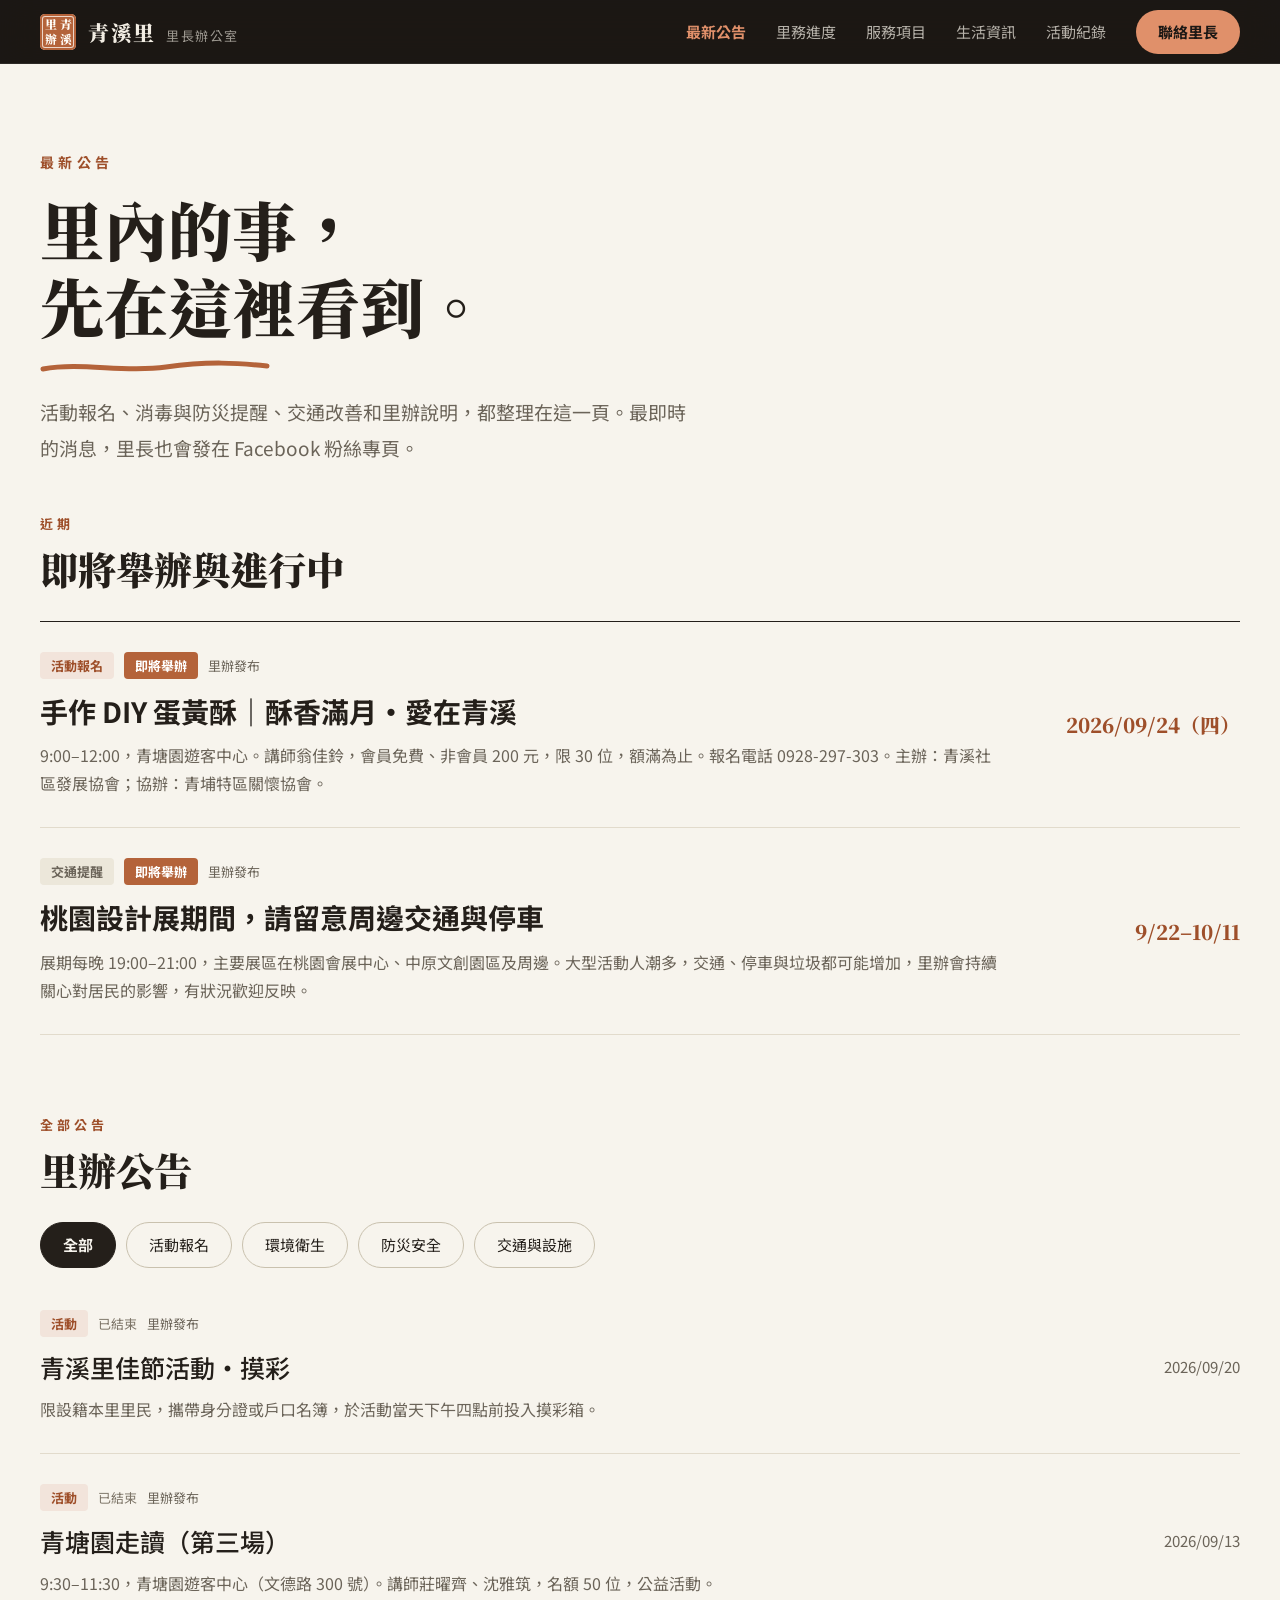
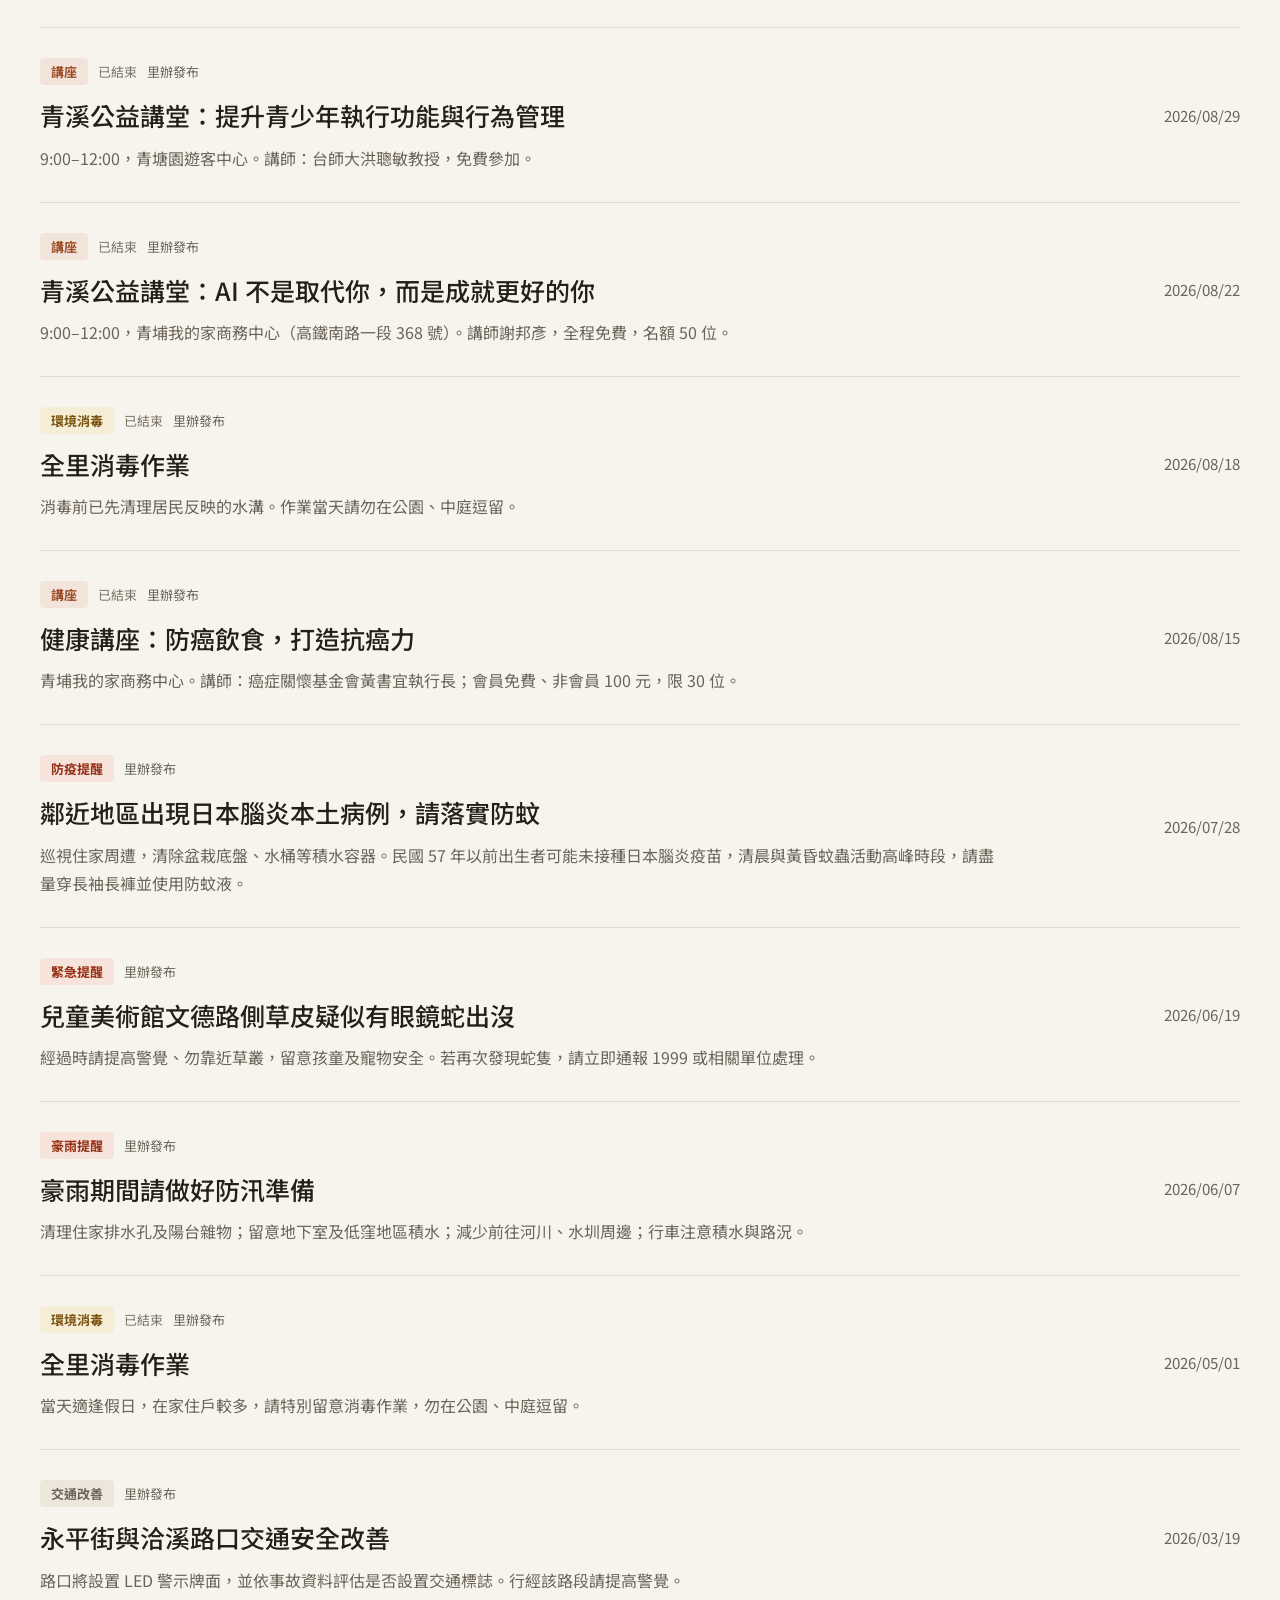
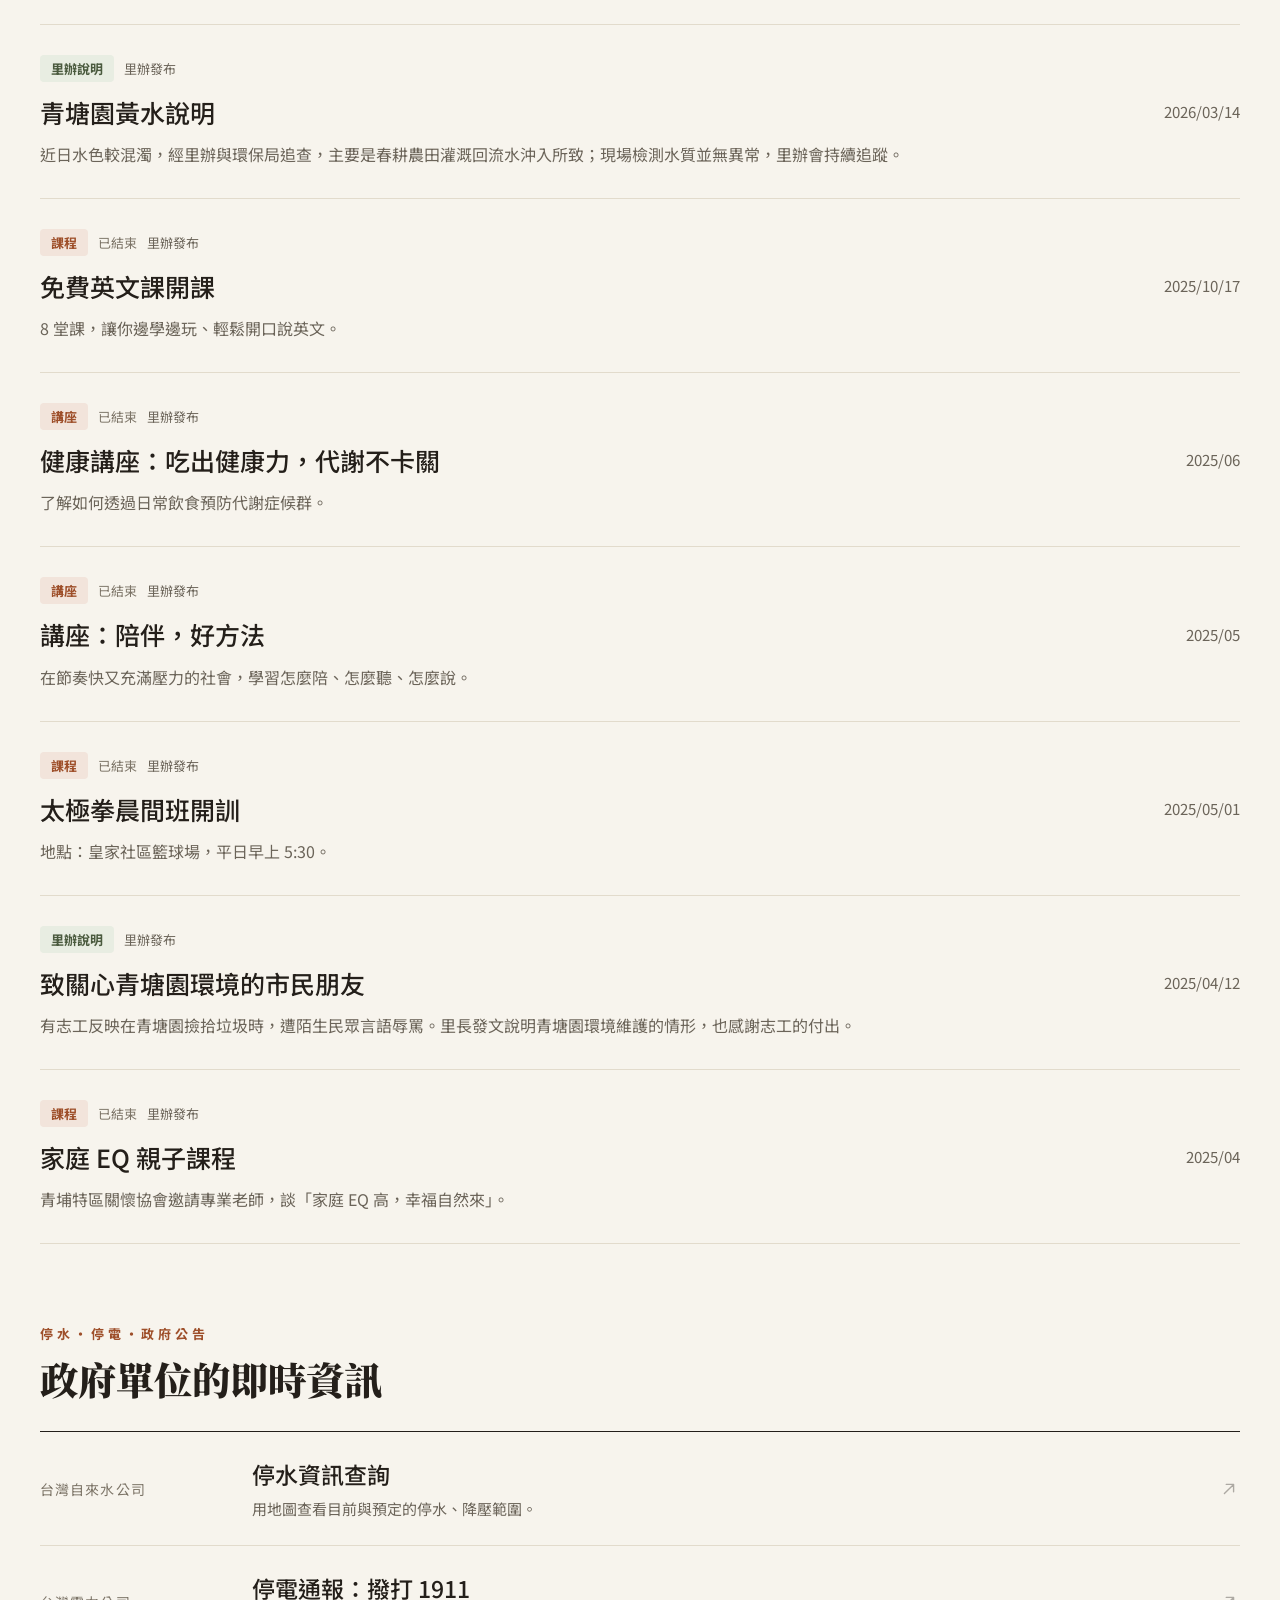
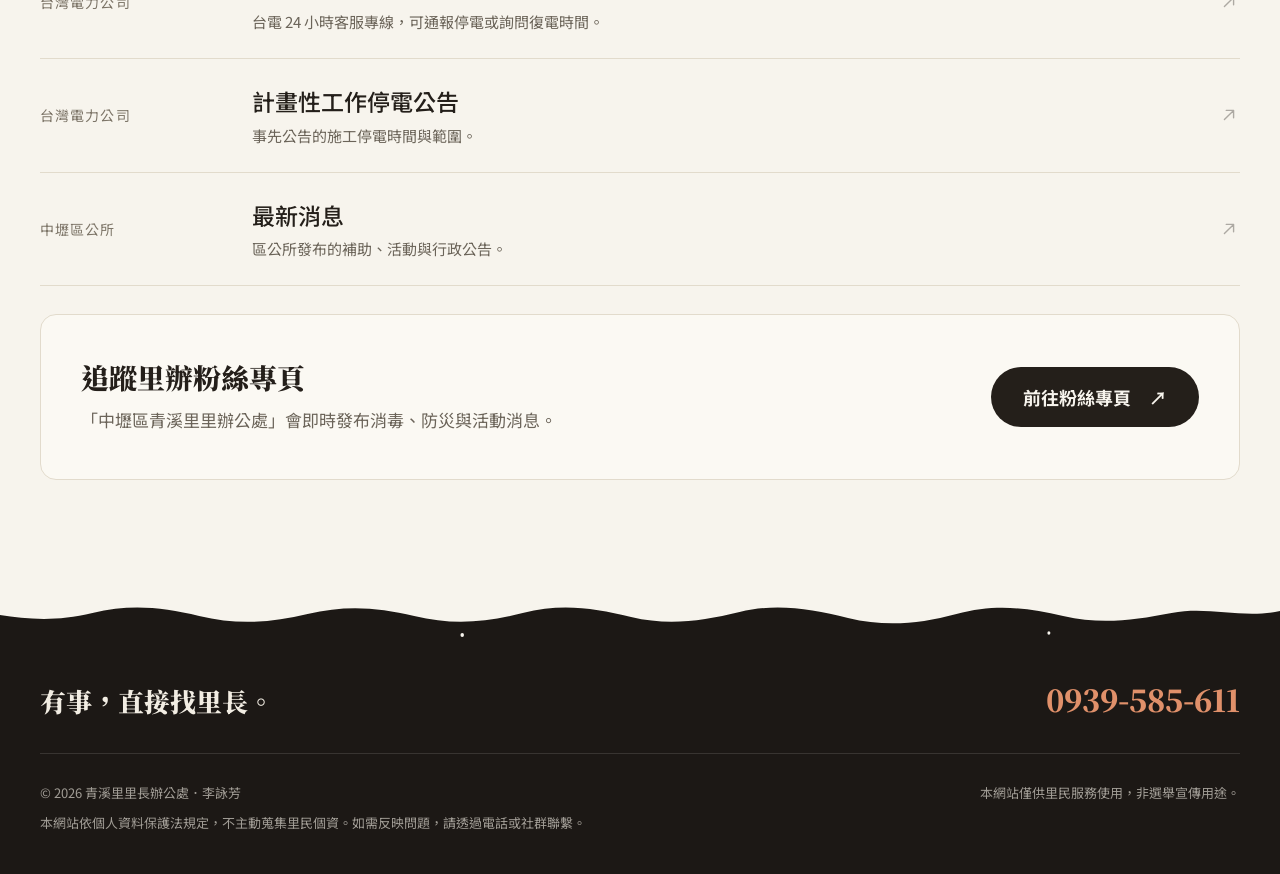
<file: news.html>
<!DOCTYPE html>
<html lang="zh-Hant">
<head>
<meta charset="UTF-8">
<meta name="viewport" content="width=device-width, initial-scale=1.0, viewport-fit=cover">
<title>最新公告｜青溪里里長辦公室</title>
<meta name="description" content="青溪里里辦公告、停水停電查詢與政府公告連結。">
<meta name="theme-color" content="#1C1815">
<meta property="og:type" content="website">
<meta property="og:title" content="最新公告｜青溪里里長辦公室">
<meta property="og:description" content="青溪里里辦公告、停水停電查詢與政府公告連結。">
<link rel="icon" href="assets/favicon.svg" type="image/svg+xml">
<link rel="preconnect" href="https://fonts.googleapis.com">
<link rel="preconnect" href="https://fonts.gstatic.com" crossorigin>
<link href="https://fonts.googleapis.com/css2?family=Noto+Serif+TC:wght@500;700;900&family=Noto+Sans+TC:wght@400;500;700&display=swap" rel="stylesheet">
<link rel="stylesheet" href="assets/css/site.css">
<script>(function(h){h.classList.add('js');var m=false;try{m=window.matchMedia('(prefers-reduced-motion: reduce)').matches}catch(e){}if(!m){h.classList.add('anim');setTimeout(function(){if(!window.QX_READY){h.classList.remove('anim')}},4000)}})(document.documentElement);</script>
<script src="assets/js/site.js" defer></script>
</head>
<body>
<a class="skip" href="#main">跳至主要內容</a>
<header class="site-header">
<div class="wrap">
<a class="brand" href="index.html" aria-label="青溪里里長辦公室 首頁">
<span class="seal seal-sm" aria-hidden="true"><span>里</span><span>辦</span><span>青</span><span>溪</span></span>
<span class="brand-text" aria-hidden="true"><span class="brand-name">青溪里</span><span class="brand-sub">里長辦公室</span></span>
</a>
<nav class="main-nav" aria-label="主要導覽">
<a href="news.html" aria-current="page">最新公告</a>
<a href="progress.html">里務進度</a>
<a href="services.html">服務項目</a>
<a href="life.html">生活資訊</a>
<a href="activities.html">活動紀錄</a>
<a class="btn btn-nav" href="index.html#contact">聯絡里長</a>
</nav>
<button class="menu-btn" type="button" aria-expanded="false" aria-controls="mobile-menu" aria-label="開啟選單"><span class="bars" aria-hidden="true"></span></button>
</div>
<span class="prog" aria-hidden="true"></span>
</header>
<div class="mobile-menu" id="mobile-menu" aria-hidden="true" inert>
<nav aria-label="手機導覽">
<a href="index.html">首頁<svg class="arr" width="24" height="24" viewBox="0 0 24 24" fill="none" stroke="currentColor" stroke-width="1.5" stroke-linecap="round" stroke-linejoin="round" aria-hidden="true"><path d="M5 12h14M13 6l6 6-6 6"/></svg></a>
<a href="news.html" aria-current="page">最新公告<svg class="arr" width="24" height="24" viewBox="0 0 24 24" fill="none" stroke="currentColor" stroke-width="1.5" stroke-linecap="round" stroke-linejoin="round" aria-hidden="true"><path d="M5 12h14M13 6l6 6-6 6"/></svg></a>
<a href="progress.html">里務進度<svg class="arr" width="24" height="24" viewBox="0 0 24 24" fill="none" stroke="currentColor" stroke-width="1.5" stroke-linecap="round" stroke-linejoin="round" aria-hidden="true"><path d="M5 12h14M13 6l6 6-6 6"/></svg></a>
<a href="services.html">服務項目<svg class="arr" width="24" height="24" viewBox="0 0 24 24" fill="none" stroke="currentColor" stroke-width="1.5" stroke-linecap="round" stroke-linejoin="round" aria-hidden="true"><path d="M5 12h14M13 6l6 6-6 6"/></svg></a>
<a href="life.html">生活資訊<svg class="arr" width="24" height="24" viewBox="0 0 24 24" fill="none" stroke="currentColor" stroke-width="1.5" stroke-linecap="round" stroke-linejoin="round" aria-hidden="true"><path d="M5 12h14M13 6l6 6-6 6"/></svg></a>
<a href="activities.html">活動紀錄<svg class="arr" width="24" height="24" viewBox="0 0 24 24" fill="none" stroke="currentColor" stroke-width="1.5" stroke-linecap="round" stroke-linejoin="round" aria-hidden="true"><path d="M5 12h14M13 6l6 6-6 6"/></svg></a>
</nav>
<div class="menu-call"><span>有事，直接找里長</span><a href="tel:+886939585611">0939-585-611</a></div>
</div>
<main id="main">
<section class="page-hero">
<div class="wrap">
<p class="eyebrow rv">最新公告</p>
<h1><span class="sr-only">里內的事，先在這裡看到。</span><span aria-hidden="true"><span class="line"><span class="hc" style="--i: 0;">里</span><span class="hc" style="--i: 1;">內</span><span class="hc" style="--i: 2;">的</span><span class="hc" style="--i: 3;">事</span><span class="hc" style="--i: 4;">，</span></span><span class="line"><span class="hc" style="--i: 6;">先</span><span class="hc" style="--i: 7;">在</span><span class="hc" style="--i: 8;">這</span><span class="hc" style="--i: 9;">裡</span><span class="hc" style="--i: 10;">看</span><span class="hc" style="--i: 11;">到</span><span class="hc" style="--i: 12;">。</span></span></span></h1>
<svg class="inkline" width="230" height="18" viewBox="0 0 230 18" fill="none" aria-hidden="true"><path pathLength="1" d="M3 11 C 42 4, 84 15, 126 9 S 198 5, 227 8" stroke="#B4633A" stroke-width="5" stroke-linecap="round"/></svg>
<p class="lead rv d2">活動報名、消毒與防災提醒、交通改善和里辦說明，都整理在這一頁。最即時的消息，里長也會發在 Facebook 粉絲專頁。</p>
</div>
</section>
<section class="page-body">
<div class="wrap">
<div class="sub-head">
<p class="eyebrow rv">近期</p>
<h2 class="rv d1">即將舉辦與進行中</h2>
</div>
<div class="up-list">
<article class="news-item rv" data-cat="event">
<div>
<div class="meta"><span class="tag tag-acc">活動報名</span><span class="tag tag-up">即將舉辦</span><span>里辦發布</span></div>
<h3>手作 DIY 蛋黃酥｜酥香滿月・愛在青溪</h3>
<p>9:00–12:00，青塘園遊客中心。講師翁佳鈴，會員免費、非會員 200 元，限 30 位，額滿為止。報名電話 0928-297-303。主辦：青溪社區發展協會；協辦：青埔特區關懷協會。</p>
</div>
<div class="when">2026/09/24（四）</div>
</article>
<article class="news-item rv" data-cat="traffic">
<div>
<div class="meta"><span class="tag tag-grey">交通提醒</span><span class="tag tag-up">即將舉辦</span><span>里辦發布</span></div>
<h3>桃園設計展期間，請留意周邊交通與停車</h3>
<p>展期每晚 19:00–21:00，主要展區在桃園會展中心、中原文創園區及周邊。大型活動人潮多，交通、停車與垃圾都可能增加，里辦會持續關心對居民的影響，有狀況歡迎反映。</p>
</div>
<div class="when">9/22–10/11</div>
</article>
</div>
<div class="section-gap">
<div class="sub-head">
<p class="eyebrow rv">全部公告</p>
<h2 class="rv d1">里辦公告</h2>
</div>
<div class="chips rv" data-filter-group="#news-list" role="group" aria-label="依分類篩選">
<button class="chip" type="button" data-filter="all" aria-pressed="true">全部</button>
<button class="chip" type="button" data-filter="event" aria-pressed="false">活動報名</button>
<button class="chip" type="button" data-filter="env" aria-pressed="false">環境衛生</button>
<button class="chip" type="button" data-filter="safety" aria-pressed="false">防災安全</button>
<button class="chip" type="button" data-filter="traffic" aria-pressed="false">交通與設施</button>
</div>
<div id="news-list" style="margin-top: 12px;">
<article class="news-item rv" data-cat="event">
<div>
<div class="meta"><span class="tag tag-acc">活動</span><span class="done-note">已結束</span><span>里辦發布</span></div>
<h3>青溪里佳節活動・摸彩</h3>
<p>限設籍本里里民，攜帶身分證或戶口名簿，於活動當天下午四點前投入摸彩箱。</p>
</div>
<div class="when">2026/09/20</div>
</article>
<article class="news-item rv" data-cat="event">
<div>
<div class="meta"><span class="tag tag-acc">活動</span><span class="done-note">已結束</span><span>里辦發布</span></div>
<h3>青塘園走讀（第三場）</h3>
<p>9:30–11:30，青塘園遊客中心（文德路 300 號）。講師莊曜齊、沈雅筑，名額 50 位，公益活動。</p>
</div>
<div class="when">2026/09/13</div>
</article>
<article class="news-item rv" data-cat="event">
<div>
<div class="meta"><span class="tag tag-acc">講座</span><span class="done-note">已結束</span><span>里辦發布</span></div>
<h3>青溪公益講堂：提升青少年執行功能與行為管理</h3>
<p>9:00–12:00，青塘園遊客中心。講師：台師大洪聰敏教授，免費參加。</p>
</div>
<div class="when">2026/08/29</div>
</article>
<article class="news-item rv" data-cat="event">
<div>
<div class="meta"><span class="tag tag-acc">講座</span><span class="done-note">已結束</span><span>里辦發布</span></div>
<h3>青溪公益講堂：AI 不是取代你，而是成就更好的你</h3>
<p>9:00–12:00，青埔我的家商務中心（高鐵南路一段 368 號）。講師謝邦彥，全程免費，名額 50 位。</p>
</div>
<div class="when">2026/08/22</div>
</article>
<article class="news-item rv" data-cat="env">
<div>
<div class="meta"><span class="tag tag-amber">環境消毒</span><span class="done-note">已結束</span><span>里辦發布</span></div>
<h3>全里消毒作業</h3>
<p>消毒前已先清理居民反映的水溝。作業當天請勿在公園、中庭逗留。</p>
</div>
<div class="when">2026/08/18</div>
</article>
<article class="news-item rv" data-cat="event">
<div>
<div class="meta"><span class="tag tag-acc">講座</span><span class="done-note">已結束</span><span>里辦發布</span></div>
<h3>健康講座：防癌飲食，打造抗癌力</h3>
<p>青埔我的家商務中心。講師：癌症關懷基金會黃書宜執行長；會員免費、非會員 100 元，限 30 位。</p>
</div>
<div class="when">2026/08/15</div>
</article>
<article class="news-item rv" data-cat="env">
<div>
<div class="meta"><span class="tag tag-warn">防疫提醒</span><span>里辦發布</span></div>
<h3>鄰近地區出現日本腦炎本土病例，請落實防蚊</h3>
<p>巡視住家周遭，清除盆栽底盤、水桶等積水容器。民國 57 年以前出生者可能未接種日本腦炎疫苗，清晨與黃昏蚊蟲活動高峰時段，請盡量穿長袖長褲並使用防蚊液。</p>
</div>
<div class="when">2026/07/28</div>
</article>
<article class="news-item rv" data-cat="safety">
<div>
<div class="meta"><span class="tag tag-warn">緊急提醒</span><span>里辦發布</span></div>
<h3>兒童美術館文德路側草皮疑似有眼鏡蛇出沒</h3>
<p>經過時請提高警覺、勿靠近草叢，留意孩童及寵物安全。若再次發現蛇隻，請立即通報 1999 或相關單位處理。</p>
</div>
<div class="when">2026/06/19</div>
</article>
<article class="news-item rv" data-cat="safety">
<div>
<div class="meta"><span class="tag tag-warn">豪雨提醒</span><span>里辦發布</span></div>
<h3>豪雨期間請做好防汛準備</h3>
<p>清理住家排水孔及陽台雜物；留意地下室及低窪地區積水；減少前往河川、水圳周邊；行車注意積水與路況。</p>
</div>
<div class="when">2026/06/07</div>
</article>
<article class="news-item rv" data-cat="env">
<div>
<div class="meta"><span class="tag tag-amber">環境消毒</span><span class="done-note">已結束</span><span>里辦發布</span></div>
<h3>全里消毒作業</h3>
<p>當天適逢假日，在家住戶較多，請特別留意消毒作業，勿在公園、中庭逗留。</p>
</div>
<div class="when">2026/05/01</div>
</article>
<article class="news-item rv" data-cat="traffic">
<div>
<div class="meta"><span class="tag tag-grey">交通改善</span><span>里辦發布</span></div>
<h3>永平街與洽溪路口交通安全改善</h3>
<p>路口將設置 LED 警示牌面，並依事故資料評估是否設置交通標誌。行經該路段請提高警覺。</p>
</div>
<div class="when">2026/03/19</div>
</article>
<article class="news-item rv" data-cat="env">
<div>
<div class="meta"><span class="tag tag-sage">里辦說明</span><span>里辦發布</span></div>
<h3>青塘園黃水說明</h3>
<p>近日水色較混濁，經里辦與環保局追查，主要是春耕農田灌溉回流水沖入所致；現場檢測水質並無異常，里辦會持續追蹤。</p>
</div>
<div class="when">2026/03/14</div>
</article>
<article class="news-item rv" data-cat="event">
<div>
<div class="meta"><span class="tag tag-acc">課程</span><span class="done-note">已結束</span><span>里辦發布</span></div>
<h3>免費英文課開課</h3>
<p>8 堂課，讓你邊學邊玩、輕鬆開口說英文。</p>
</div>
<div class="when">2025/10/17</div>
</article>
<article class="news-item rv" data-cat="event">
<div>
<div class="meta"><span class="tag tag-acc">講座</span><span class="done-note">已結束</span><span>里辦發布</span></div>
<h3>健康講座：吃出健康力，代謝不卡關</h3>
<p>了解如何透過日常飲食預防代謝症候群。</p>
</div>
<div class="when">2025/06</div>
</article>
<article class="news-item rv" data-cat="event">
<div>
<div class="meta"><span class="tag tag-acc">講座</span><span class="done-note">已結束</span><span>里辦發布</span></div>
<h3>講座：陪伴，好方法</h3>
<p>在節奏快又充滿壓力的社會，學習怎麼陪、怎麼聽、怎麼說。</p>
</div>
<div class="when">2025/05</div>
</article>
<article class="news-item rv" data-cat="event">
<div>
<div class="meta"><span class="tag tag-acc">課程</span><span class="done-note">已結束</span><span>里辦發布</span></div>
<h3>太極拳晨間班開訓</h3>
<p>地點：皇家社區籃球場，平日早上 5:30。</p>
</div>
<div class="when">2025/05/01</div>
</article>
<article class="news-item rv" data-cat="env">
<div>
<div class="meta"><span class="tag tag-sage">里辦說明</span><span>里辦發布</span></div>
<h3>致關心青塘園環境的市民朋友</h3>
<p>有志工反映在青塘園撿拾垃圾時，遭陌生民眾言語辱罵。里長發文說明青塘園環境維護的情形，也感謝志工的付出。</p>
</div>
<div class="when">2025/04/12</div>
</article>
<article class="news-item rv" data-cat="event">
<div>
<div class="meta"><span class="tag tag-acc">課程</span><span class="done-note">已結束</span><span>里辦發布</span></div>
<h3>家庭 EQ 親子課程</h3>
<p>青埔特區關懷協會邀請專業老師，談「家庭 EQ 高，幸福自然來」。</p>
</div>
<div class="when">2025/04</div>
</article>
</div>
<p class="note-box rv" data-filter-empty hidden style="margin-top: 20px;"><svg width="20" height="20" viewBox="0 0 24 24" fill="none" stroke="currentColor" stroke-width="2" stroke-linecap="round" stroke-linejoin="round" aria-hidden="true"><path d="M13 16h-1v-4h-1m1-4h.01M21 12a9 9 0 11-18 0 9 9 0 0118 0z"/></svg><span>這個分類目前沒有公告。</span></p>
<!--
  新增公告：複製下面這段，貼到 id="news-list" 的最上面，改掉內容即可。
  data-cat 可用：event（活動報名）、env（環境衛生）、safety（防災安全）、traffic（交通與設施）
  標籤樣式可用：tag-acc、tag-amber、tag-warn、tag-sage、tag-grey
<article class="news-item rv" data-cat="event">
  <div>
    <div class="meta"><span class="tag tag-acc">活動報名</span><span>里辦發布</span></div>
    <h3>公告標題</h3>
    <p>時間、地點、報名方式。</p>
  </div>
  <div class="when">2026/00/00</div>
</article>
-->
</div>
<div class="section-gap">
<div class="sub-head">
<p class="eyebrow rv">停水・停電・政府公告</p>
<h2 class="rv d1">政府單位的即時資訊</h2>
</div>
<div class="ext-list rv">
<a class="row" href="https://web.water.gov.tw/wateroffmap/map" target="_blank" rel="noopener noreferrer"><span class="src">台灣自來水公司</span><span><strong>停水資訊查詢</strong><small>用地圖查看目前與預定的停水、降壓範圍。</small></span><svg class="arr" width="22" height="22" viewBox="0 0 24 24" fill="none" stroke="currentColor" stroke-width="1.5" stroke-linecap="round" stroke-linejoin="round" aria-hidden="true"><path d="M7 17L17 7M9 7h8v8"/></svg></a>
<a class="row" href="tel:1911" target="_blank" rel="noopener noreferrer"><span class="src">台灣電力公司</span><span><strong>停電通報：撥打 1911</strong><small>台電 24 小時客服專線，可通報停電或詢問復電時間。</small></span><svg class="arr" width="22" height="22" viewBox="0 0 24 24" fill="none" stroke="currentColor" stroke-width="1.5" stroke-linecap="round" stroke-linejoin="round" aria-hidden="true"><path d="M7 17L17 7M9 7h8v8"/></svg></a>
<a class="row" href="https://www.taipower.com.tw/2289/2406/2420/2421/11935/normalPost" target="_blank" rel="noopener noreferrer"><span class="src">台灣電力公司</span><span><strong>計畫性工作停電公告</strong><small>事先公告的施工停電時間與範圍。</small></span><svg class="arr" width="22" height="22" viewBox="0 0 24 24" fill="none" stroke="currentColor" stroke-width="1.5" stroke-linecap="round" stroke-linejoin="round" aria-hidden="true"><path d="M7 17L17 7M9 7h8v8"/></svg></a>
<a class="row" href="https://www.zhongli.tycg.gov.tw/News.aspx?n=5605&sms=10728" target="_blank" rel="noopener noreferrer"><span class="src">中壢區公所</span><span><strong>最新消息</strong><small>區公所發布的補助、活動與行政公告。</small></span><svg class="arr" width="22" height="22" viewBox="0 0 24 24" fill="none" stroke="currentColor" stroke-width="1.5" stroke-linecap="round" stroke-linejoin="round" aria-hidden="true"><path d="M7 17L17 7M9 7h8v8"/></svg></a>
</div>
<div class="panel empty rv" style="margin-top: 28px;">
<div>
<h3>追蹤里辦粉絲專頁</h3>
<p>「中壢區青溪里里辦公處」會即時發布消毒、防災與活動消息。</p>
</div>
<a class="btn btn-lg btn-ink" href="https://www.facebook.com/profile.php?id=100083187639806" target="_blank" rel="noopener noreferrer">前往粉絲專頁　↗</a>
</div>
</div>
</div>
</section>

</main>
<footer class="page-foot">
<svg class="edge edge-paper" viewBox="0 0 1440 56" preserveAspectRatio="none" aria-hidden="true"><path d="M0,0 H1440 V22 C1398,30 1360,17 1318,24 C1276,31 1240,36 1196,27 C1152,18 1118,15 1076,25 C1034,35 996,38 954,29 C912,20 874,14 832,23 C790,32 752,37 710,28 C668,19 632,14 588,24 C544,34 508,36 466,27 C424,18 388,16 346,25 C304,34 266,36 224,27 C182,18 146,15 104,24 C62,33 30,30 0,26 Z"/><circle cx="520" cy="46" r="2.0"/><circle cx="1180" cy="44" r="1.7"/></svg>
<div class="wrap">
<div class="call"><b>有事，直接找里長。</b><a href="tel:+886939585611">0939-585-611</a></div>
<div class="top"><span>&copy; 2026 青溪里里長辦公處．李詠芳</span><span>本網站僅供里民服務使用，非選舉宣傳用途。</span></div>
<span>本網站依個人資料保護法規定，不主動蒐集里民個資。如需反映問題，請透過電話或社群聯繫。</span>
</div>
</footer>
<div class="mobile-cta">
<a class="call" href="tel:+886939585611"><svg width="20" height="20" viewBox="0 0 24 24" fill="none" stroke="currentColor" stroke-width="2" stroke-linecap="round" stroke-linejoin="round" aria-hidden="true"><path d="M3 5a2 2 0 012-2h3.28a1 1 0 01.948.684l1.498 4.493a1 1 0 01-.502 1.21l-2.257 1.13a11.042 11.042 0 005.516 5.516l1.13-2.257a1 1 0 011.21-.502l4.493 1.498a1 1 0 01.684.949V19a2 2 0 01-2 2h-1C9.716 21 3 14.284 3 6V5z"/></svg>撥打電話</a>
<a class="alt" href="news.html">最新公告</a>
</div>
</body>
</html>
</file>
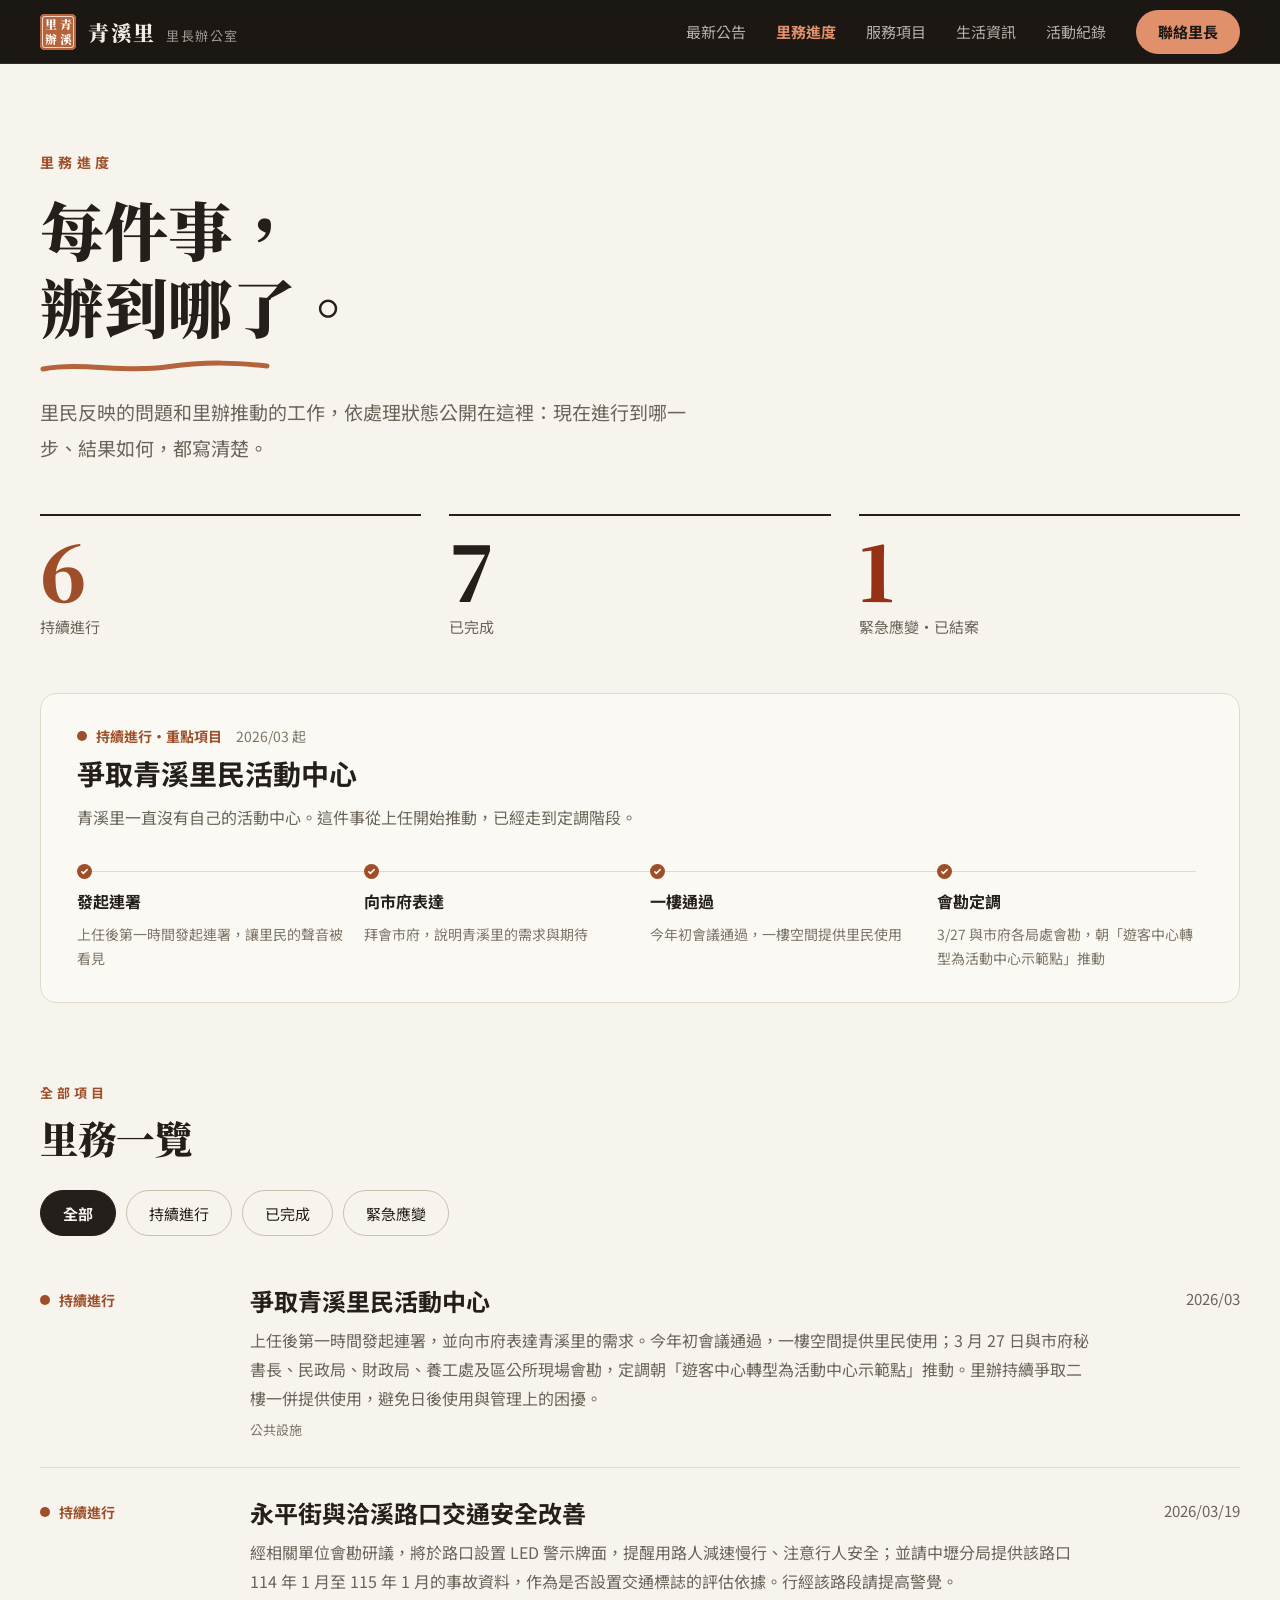
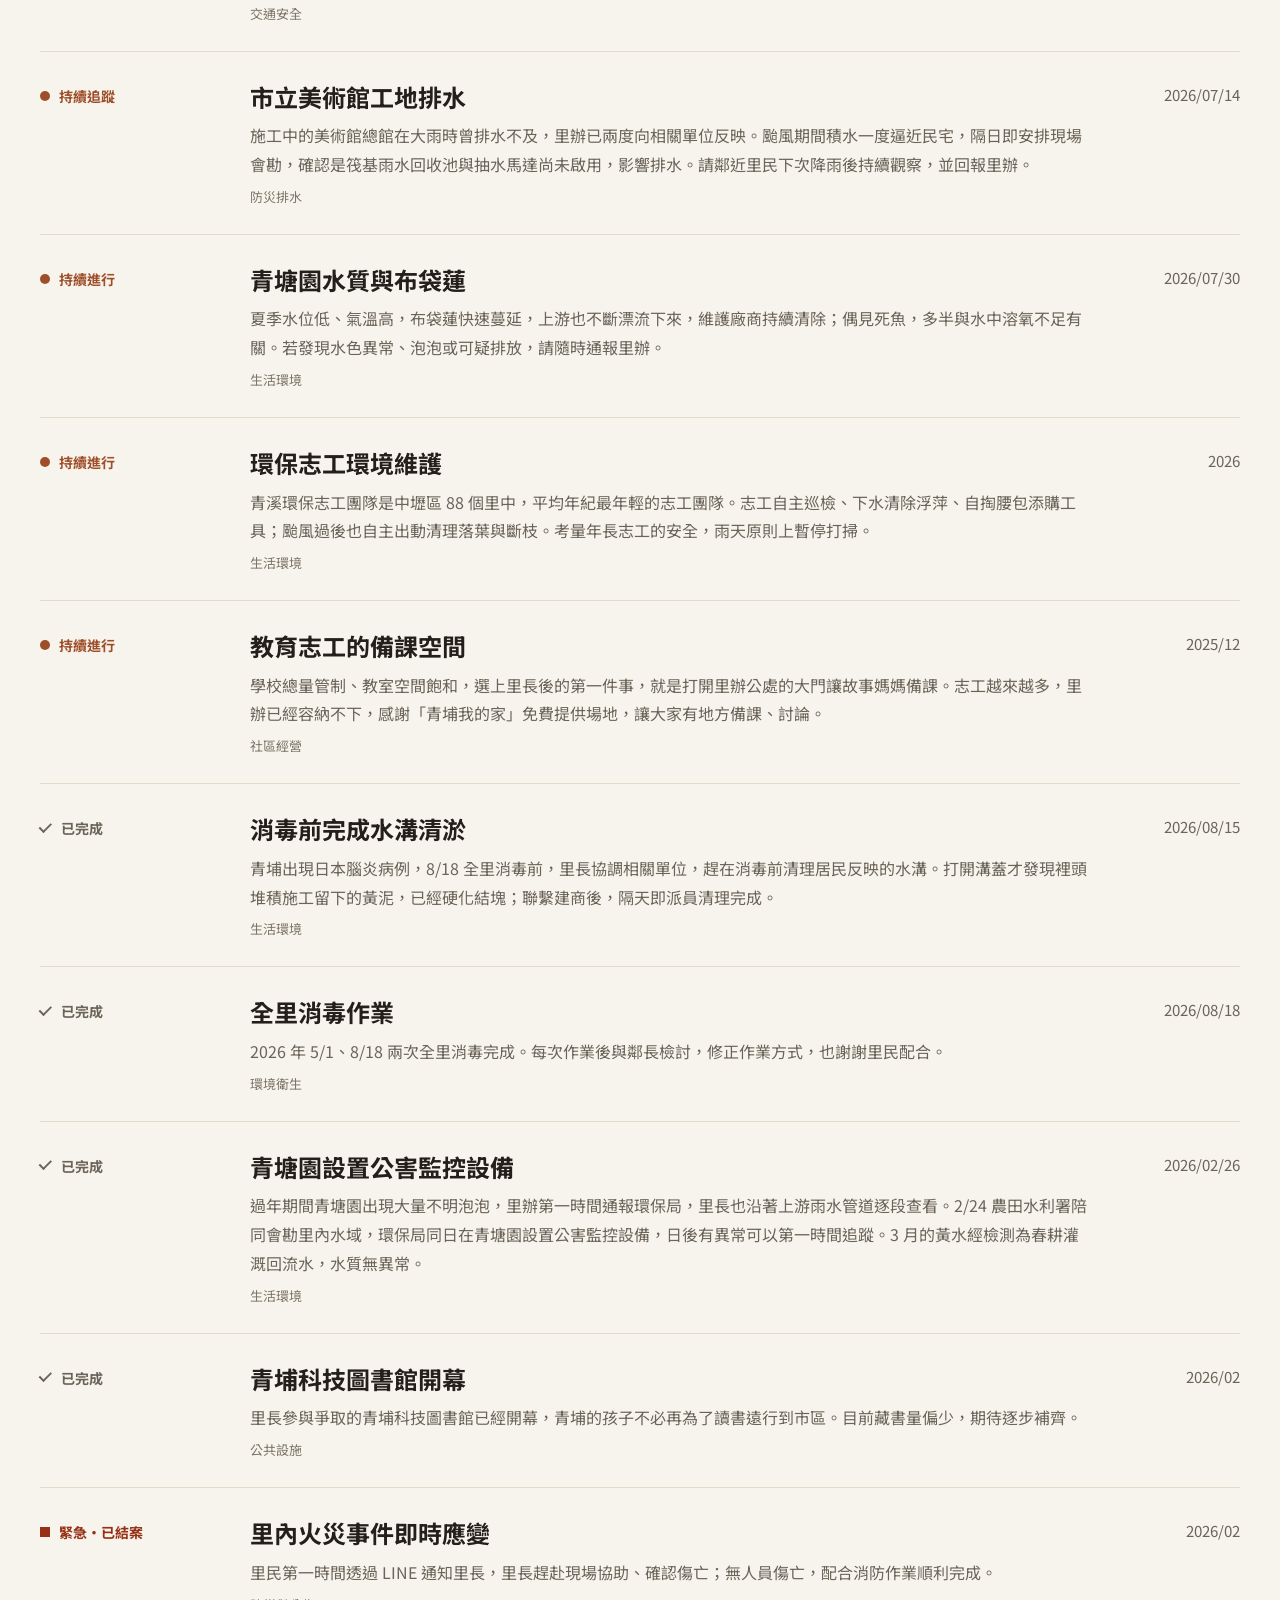
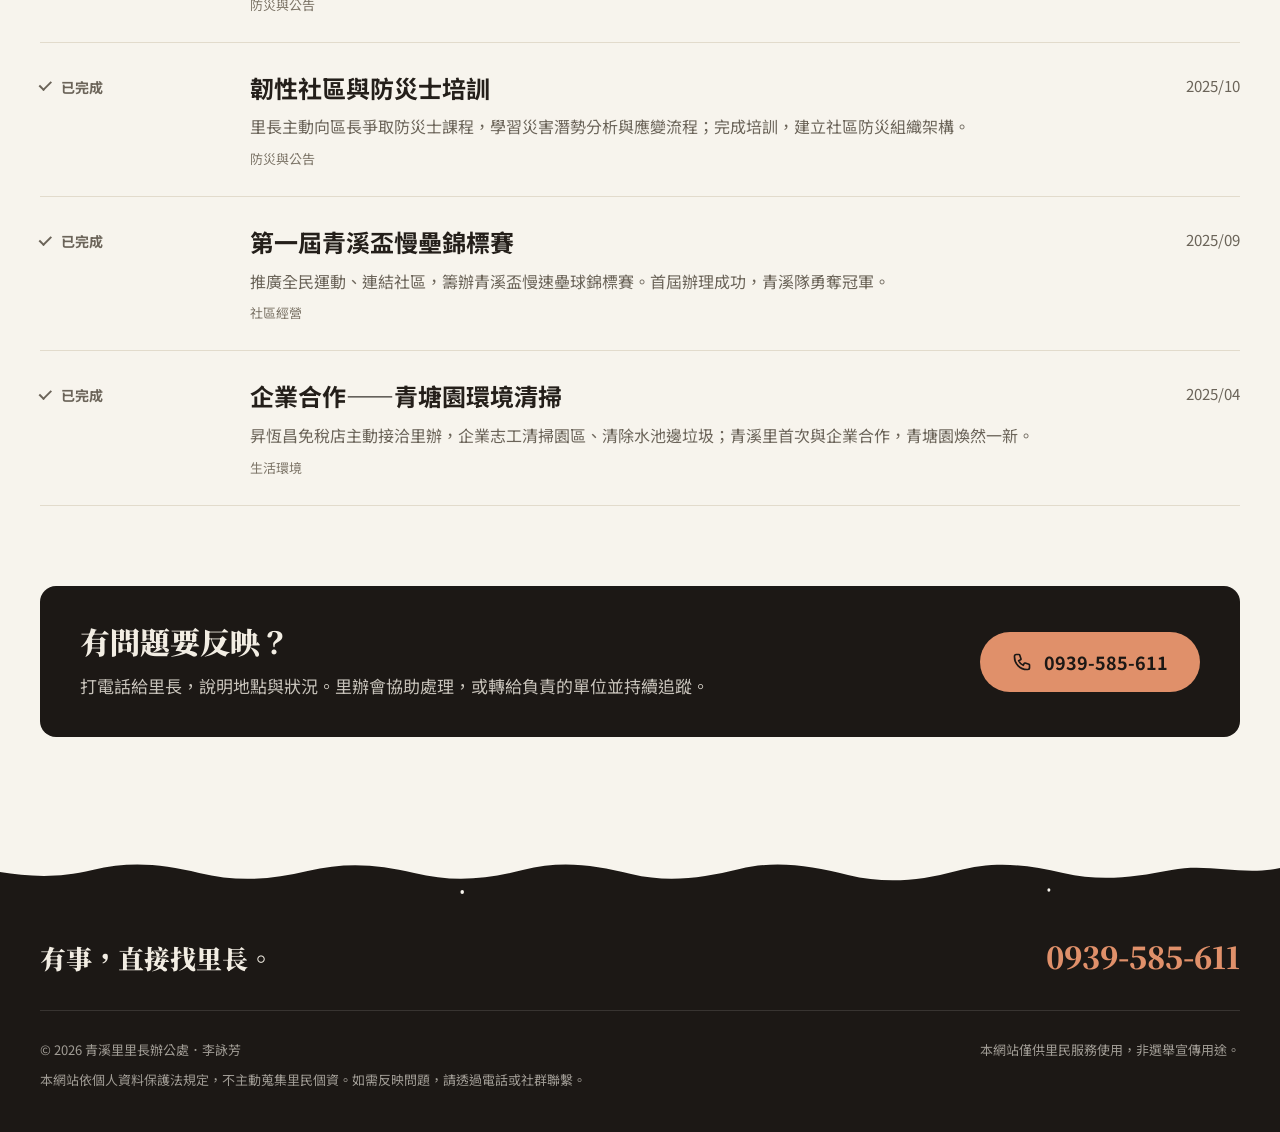
<file: progress.html>
<!DOCTYPE html>
<html lang="zh-Hant">
<head>
<meta charset="UTF-8">
<meta name="viewport" content="width=device-width, initial-scale=1.0, viewport-fit=cover">
<title>里務進度｜青溪里里長辦公室</title>
<meta name="description" content="青溪里里務與里民反映事項的處理狀態，公開透明。">
<meta name="theme-color" content="#1C1815">
<meta property="og:type" content="website">
<meta property="og:title" content="里務進度｜青溪里里長辦公室">
<meta property="og:description" content="青溪里里務與里民反映事項的處理狀態，公開透明。">
<link rel="icon" href="assets/favicon.svg" type="image/svg+xml">
<link rel="preconnect" href="https://fonts.googleapis.com">
<link rel="preconnect" href="https://fonts.gstatic.com" crossorigin>
<link href="https://fonts.googleapis.com/css2?family=Noto+Serif+TC:wght@500;700;900&family=Noto+Sans+TC:wght@400;500;700&display=swap" rel="stylesheet">
<link rel="stylesheet" href="assets/css/site.css">
<script>(function(h){h.classList.add('js');var m=false;try{m=window.matchMedia('(prefers-reduced-motion: reduce)').matches}catch(e){}if(!m){h.classList.add('anim');setTimeout(function(){if(!window.QX_READY){h.classList.remove('anim')}},4000)}})(document.documentElement);</script>
<script src="assets/js/site.js" defer></script>
</head>
<body>
<a class="skip" href="#main">跳至主要內容</a>
<header class="site-header">
<div class="wrap">
<a class="brand" href="index.html" aria-label="青溪里里長辦公室 首頁">
<span class="seal seal-sm" aria-hidden="true"><span>里</span><span>辦</span><span>青</span><span>溪</span></span>
<span class="brand-text" aria-hidden="true"><span class="brand-name">青溪里</span><span class="brand-sub">里長辦公室</span></span>
</a>
<nav class="main-nav" aria-label="主要導覽">
<a href="news.html">最新公告</a>
<a href="progress.html" aria-current="page">里務進度</a>
<a href="services.html">服務項目</a>
<a href="life.html">生活資訊</a>
<a href="activities.html">活動紀錄</a>
<a class="btn btn-nav" href="index.html#contact">聯絡里長</a>
</nav>
<button class="menu-btn" type="button" aria-expanded="false" aria-controls="mobile-menu" aria-label="開啟選單"><span class="bars" aria-hidden="true"></span></button>
</div>
<span class="prog" aria-hidden="true"></span>
</header>
<div class="mobile-menu" id="mobile-menu" aria-hidden="true" inert>
<nav aria-label="手機導覽">
<a href="index.html">首頁<svg class="arr" width="24" height="24" viewBox="0 0 24 24" fill="none" stroke="currentColor" stroke-width="1.5" stroke-linecap="round" stroke-linejoin="round" aria-hidden="true"><path d="M5 12h14M13 6l6 6-6 6"/></svg></a>
<a href="news.html">最新公告<svg class="arr" width="24" height="24" viewBox="0 0 24 24" fill="none" stroke="currentColor" stroke-width="1.5" stroke-linecap="round" stroke-linejoin="round" aria-hidden="true"><path d="M5 12h14M13 6l6 6-6 6"/></svg></a>
<a href="progress.html" aria-current="page">里務進度<svg class="arr" width="24" height="24" viewBox="0 0 24 24" fill="none" stroke="currentColor" stroke-width="1.5" stroke-linecap="round" stroke-linejoin="round" aria-hidden="true"><path d="M5 12h14M13 6l6 6-6 6"/></svg></a>
<a href="services.html">服務項目<svg class="arr" width="24" height="24" viewBox="0 0 24 24" fill="none" stroke="currentColor" stroke-width="1.5" stroke-linecap="round" stroke-linejoin="round" aria-hidden="true"><path d="M5 12h14M13 6l6 6-6 6"/></svg></a>
<a href="life.html">生活資訊<svg class="arr" width="24" height="24" viewBox="0 0 24 24" fill="none" stroke="currentColor" stroke-width="1.5" stroke-linecap="round" stroke-linejoin="round" aria-hidden="true"><path d="M5 12h14M13 6l6 6-6 6"/></svg></a>
<a href="activities.html">活動紀錄<svg class="arr" width="24" height="24" viewBox="0 0 24 24" fill="none" stroke="currentColor" stroke-width="1.5" stroke-linecap="round" stroke-linejoin="round" aria-hidden="true"><path d="M5 12h14M13 6l6 6-6 6"/></svg></a>
</nav>
<div class="menu-call"><span>有事，直接找里長</span><a href="tel:+886939585611">0939-585-611</a></div>
</div>
<main id="main">
<section class="page-hero">
<div class="wrap">
<p class="eyebrow rv">里務進度</p>
<h1><span class="sr-only">每件事，辦到哪了。</span><span aria-hidden="true"><span class="line"><span class="hc" style="--i: 0;">每</span><span class="hc" style="--i: 1;">件</span><span class="hc" style="--i: 2;">事</span><span class="hc" style="--i: 3;">，</span></span><span class="line"><span class="hc" style="--i: 5;">辦</span><span class="hc" style="--i: 6;">到</span><span class="hc" style="--i: 7;">哪</span><span class="hc" style="--i: 8;">了</span><span class="hc" style="--i: 9;">。</span></span></span></h1>
<svg class="inkline" width="230" height="18" viewBox="0 0 230 18" fill="none" aria-hidden="true"><path pathLength="1" d="M3 11 C 42 4, 84 15, 126 9 S 198 5, 227 8" stroke="#B4633A" stroke-width="5" stroke-linecap="round"/></svg>
<p class="lead rv d2">里民反映的問題和里辦推動的工作，依處理狀態公開在這裡：現在進行到哪一步、結果如何，都寫清楚。</p>
</div>
</section>
<section class="page-body">
<div class="wrap">
<div class="stats-4">
<div class="stat rv"><b style="color: var(--acc);">6</b><span>持續進行</span></div>
<div class="stat rv d1"><b>7</b><span>已完成</span></div>
<div class="stat rv d2"><b style="color: var(--warn);">1</b><span>緊急應變・已結案</span></div>
</div>
<div class="panel case rv">
<div class="top"><span class="mark mark-going">持續進行・重點項目</span><small>2026/03 起</small></div>
<h3>爭取青溪里民活動中心</h3>
<p>青溪里一直沒有自己的活動中心。這件事從上任開始推動，已經走到定調階段。</p>
<ol class="timeline" style="list-style: none; margin: 0; padding: 0;">
<li><span class="dot"><svg width="9" height="9" viewBox="0 0 24 24" fill="none" stroke="#FFFDF8" stroke-width="4" stroke-linecap="round" stroke-linejoin="round" aria-hidden="true"><path d="M5 13l4 4L19 7"/></svg></span><b>發起連署</b><span>上任後第一時間發起連署，讓里民的聲音被看見</span></li>
<li><span class="dot"><svg width="9" height="9" viewBox="0 0 24 24" fill="none" stroke="#FFFDF8" stroke-width="4" stroke-linecap="round" stroke-linejoin="round" aria-hidden="true"><path d="M5 13l4 4L19 7"/></svg></span><b>向市府表達</b><span>拜會市府，說明青溪里的需求與期待</span></li>
<li><span class="dot"><svg width="9" height="9" viewBox="0 0 24 24" fill="none" stroke="#FFFDF8" stroke-width="4" stroke-linecap="round" stroke-linejoin="round" aria-hidden="true"><path d="M5 13l4 4L19 7"/></svg></span><b>一樓通過</b><span>今年初會議通過，一樓空間提供里民使用</span></li>
<li><span class="dot"><svg width="9" height="9" viewBox="0 0 24 24" fill="none" stroke="#FFFDF8" stroke-width="4" stroke-linecap="round" stroke-linejoin="round" aria-hidden="true"><path d="M5 13l4 4L19 7"/></svg></span><b>會勘定調</b><span>3/27 與市府各局處會勘，朝「遊客中心轉型為活動中心示範點」推動</span></li>
</ol>
</div>
<div class="section-gap">
<div class="sub-head">
<p class="eyebrow rv">全部項目</p>
<h2 class="rv d1">里務一覽</h2>
</div>
<div class="chips rv" data-filter-group="#p-list" role="group" aria-label="依狀態篩選">
<button class="chip" type="button" data-filter="all" aria-pressed="true">全部</button>
<button class="chip" type="button" data-filter="going" aria-pressed="false">持續進行</button>
<button class="chip" type="button" data-filter="done" aria-pressed="false">已完成</button>
<button class="chip" type="button" data-filter="urgent" aria-pressed="false">緊急應變</button>
</div>
<div id="p-list" style="margin-top: 20px;">
<article class="p-row row rv" data-cat="going">
<span class="mark mark-going">持續進行</span>
<div><h3>爭取青溪里民活動中心</h3><p>上任後第一時間發起連署，並向市府表達青溪里的需求。今年初會議通過，一樓空間提供里民使用；3 月 27 日與市府秘書長、民政局、財政局、養工處及區公所現場會勘，定調朝「遊客中心轉型為活動中心示範點」推動。里辦持續爭取二樓一併提供使用，避免日後使用與管理上的困擾。</p><small>公共設施</small></div>
<span class="when">2026/03</span>
</article>
<article class="p-row row rv" data-cat="going">
<span class="mark mark-going">持續進行</span>
<div><h3>永平街與洽溪路口交通安全改善</h3><p>經相關單位會勘研議，將於路口設置 LED 警示牌面，提醒用路人減速慢行、注意行人安全；並請中壢分局提供該路口 114 年 1 月至 115 年 1 月的事故資料，作為是否設置交通標誌的評估依據。行經該路段請提高警覺。</p><small>交通安全</small></div>
<span class="when">2026/03/19</span>
</article>
<article class="p-row row rv" data-cat="going">
<span class="mark mark-going">持續追蹤</span>
<div><h3>市立美術館工地排水</h3><p>施工中的美術館總館在大雨時曾排水不及，里辦已兩度向相關單位反映。颱風期間積水一度逼近民宅，隔日即安排現場會勘，確認是筏基雨水回收池與抽水馬達尚未啟用，影響排水。請鄰近里民下次降雨後持續觀察，並回報里辦。</p><small>防災排水</small></div>
<span class="when">2026/07/14</span>
</article>
<article class="p-row row rv" data-cat="going">
<span class="mark mark-going">持續進行</span>
<div><h3>青塘園水質與布袋蓮</h3><p>夏季水位低、氣溫高，布袋蓮快速蔓延，上游也不斷漂流下來，維護廠商持續清除；偶見死魚，多半與水中溶氧不足有關。若發現水色異常、泡泡或可疑排放，請隨時通報里辦。</p><small>生活環境</small></div>
<span class="when">2026/07/30</span>
</article>
<article class="p-row row rv" data-cat="going">
<span class="mark mark-going">持續進行</span>
<div><h3>環保志工環境維護</h3><p>青溪環保志工團隊是中壢區 88 個里中，平均年紀最年輕的志工團隊。志工自主巡檢、下水清除浮萍、自掏腰包添購工具；颱風過後也自主出動清理落葉與斷枝。考量年長志工的安全，雨天原則上暫停打掃。</p><small>生活環境</small></div>
<span class="when">2026</span>
</article>
<article class="p-row row rv" data-cat="going">
<span class="mark mark-going">持續進行</span>
<div><h3>教育志工的備課空間</h3><p>學校總量管制、教室空間飽和，選上里長後的第一件事，就是打開里辦公處的大門讓故事媽媽備課。志工越來越多，里辦已經容納不下，感謝「青埔我的家」免費提供場地，讓大家有地方備課、討論。</p><small>社區經營</small></div>
<span class="when">2025/12</span>
</article>
<article class="p-row row rv" data-cat="done">
<span class="mark mark-done">已完成</span>
<div><h3>消毒前完成水溝清淤</h3><p>青埔出現日本腦炎病例，8/18 全里消毒前，里長協調相關單位，趕在消毒前清理居民反映的水溝。打開溝蓋才發現裡頭堆積施工留下的黃泥，已經硬化結塊；聯繫建商後，隔天即派員清理完成。</p><small>生活環境</small></div>
<span class="when">2026/08/15</span>
</article>
<article class="p-row row rv" data-cat="done">
<span class="mark mark-done">已完成</span>
<div><h3>全里消毒作業</h3><p>2026 年 5/1、8/18 兩次全里消毒完成。每次作業後與鄰長檢討，修正作業方式，也謝謝里民配合。</p><small>環境衛生</small></div>
<span class="when">2026/08/18</span>
</article>
<article class="p-row row rv" data-cat="done">
<span class="mark mark-done">已完成</span>
<div><h3>青塘園設置公害監控設備</h3><p>過年期間青塘園出現大量不明泡泡，里辦第一時間通報環保局，里長也沿著上游雨水管道逐段查看。2/24 農田水利署陪同會勘里內水域，環保局同日在青塘園設置公害監控設備，日後有異常可以第一時間追蹤。3 月的黃水經檢測為春耕灌溉回流水，水質無異常。</p><small>生活環境</small></div>
<span class="when">2026/02/26</span>
</article>
<article class="p-row row rv" data-cat="done">
<span class="mark mark-done">已完成</span>
<div><h3>青埔科技圖書館開幕</h3><p>里長參與爭取的青埔科技圖書館已經開幕，青埔的孩子不必再為了讀書遠行到市區。目前藏書量偏少，期待逐步補齊。</p><small>公共設施</small></div>
<span class="when">2026/02</span>
</article>
<article class="p-row row rv" data-cat="urgent">
<span class="mark mark-urgent">緊急・已結案</span>
<div><h3>里內火災事件即時應變</h3><p>里民第一時間透過 LINE 通知里長，里長趕赴現場協助、確認傷亡；無人員傷亡，配合消防作業順利完成。</p><small>防災與公告</small></div>
<span class="when">2026/02</span>
</article>
<article class="p-row row rv" data-cat="done">
<span class="mark mark-done">已完成</span>
<div><h3>韌性社區與防災士培訓</h3><p>里長主動向區長爭取防災士課程，學習災害潛勢分析與應變流程；完成培訓，建立社區防災組織架構。</p><small>防災與公告</small></div>
<span class="when">2025/10</span>
</article>
<article class="p-row row rv" data-cat="done">
<span class="mark mark-done">已完成</span>
<div><h3>第一屆青溪盃慢壘錦標賽</h3><p>推廣全民運動、連結社區，籌辦青溪盃慢速壘球錦標賽。首屆辦理成功，青溪隊勇奪冠軍。</p><small>社區經營</small></div>
<span class="when">2025/09</span>
</article>
<article class="p-row row rv" data-cat="done">
<span class="mark mark-done">已完成</span>
<div><h3>企業合作——青塘園環境清掃</h3><p>昇恆昌免稅店主動接洽里辦，企業志工清掃園區、清除水池邊垃圾；青溪里首次與企業合作，青塘園煥然一新。</p><small>生活環境</small></div>
<span class="when">2025/04</span>
</article>
</div>
</div>
<div class="dark-cta rv section-gap">
<div>
<h3>有問題要反映？</h3>
<p>打電話給里長，說明地點與狀況。里辦會協助處理，或轉給負責的單位並持續追蹤。</p>
</div>
<a class="btn btn-lg btn-fill" href="tel:+886939585611"><svg width="20" height="20" viewBox="0 0 24 24" fill="none" stroke="currentColor" stroke-width="2" stroke-linecap="round" stroke-linejoin="round" aria-hidden="true"><path d="M3 5a2 2 0 012-2h3.28a1 1 0 01.948.684l1.498 4.493a1 1 0 01-.502 1.21l-2.257 1.13a11.042 11.042 0 005.516 5.516l1.13-2.257a1 1 0 011.21-.502l4.493 1.498a1 1 0 01.684.949V19a2 2 0 01-2 2h-1C9.716 21 3 14.284 3 6V5z"/></svg>0939-585-611</a>
</div>
</div>
</section>

</main>
<footer class="page-foot">
<svg class="edge edge-paper" viewBox="0 0 1440 56" preserveAspectRatio="none" aria-hidden="true"><path d="M0,0 H1440 V22 C1398,30 1360,17 1318,24 C1276,31 1240,36 1196,27 C1152,18 1118,15 1076,25 C1034,35 996,38 954,29 C912,20 874,14 832,23 C790,32 752,37 710,28 C668,19 632,14 588,24 C544,34 508,36 466,27 C424,18 388,16 346,25 C304,34 266,36 224,27 C182,18 146,15 104,24 C62,33 30,30 0,26 Z"/><circle cx="520" cy="46" r="2.0"/><circle cx="1180" cy="44" r="1.7"/></svg>
<div class="wrap">
<div class="call"><b>有事，直接找里長。</b><a href="tel:+886939585611">0939-585-611</a></div>
<div class="top"><span>&copy; 2026 青溪里里長辦公處．李詠芳</span><span>本網站僅供里民服務使用，非選舉宣傳用途。</span></div>
<span>本網站依個人資料保護法規定，不主動蒐集里民個資。如需反映問題，請透過電話或社群聯繫。</span>
</div>
</footer>
<div class="mobile-cta">
<a class="call" href="tel:+886939585611"><svg width="20" height="20" viewBox="0 0 24 24" fill="none" stroke="currentColor" stroke-width="2" stroke-linecap="round" stroke-linejoin="round" aria-hidden="true"><path d="M3 5a2 2 0 012-2h3.28a1 1 0 01.948.684l1.498 4.493a1 1 0 01-.502 1.21l-2.257 1.13a11.042 11.042 0 005.516 5.516l1.13-2.257a1 1 0 011.21-.502l4.493 1.498a1 1 0 01.684.949V19a2 2 0 01-2 2h-1C9.716 21 3 14.284 3 6V5z"/></svg>撥打電話</a>
<a class="alt" href="news.html">最新公告</a>
</div>
</body>
</html>
</file>
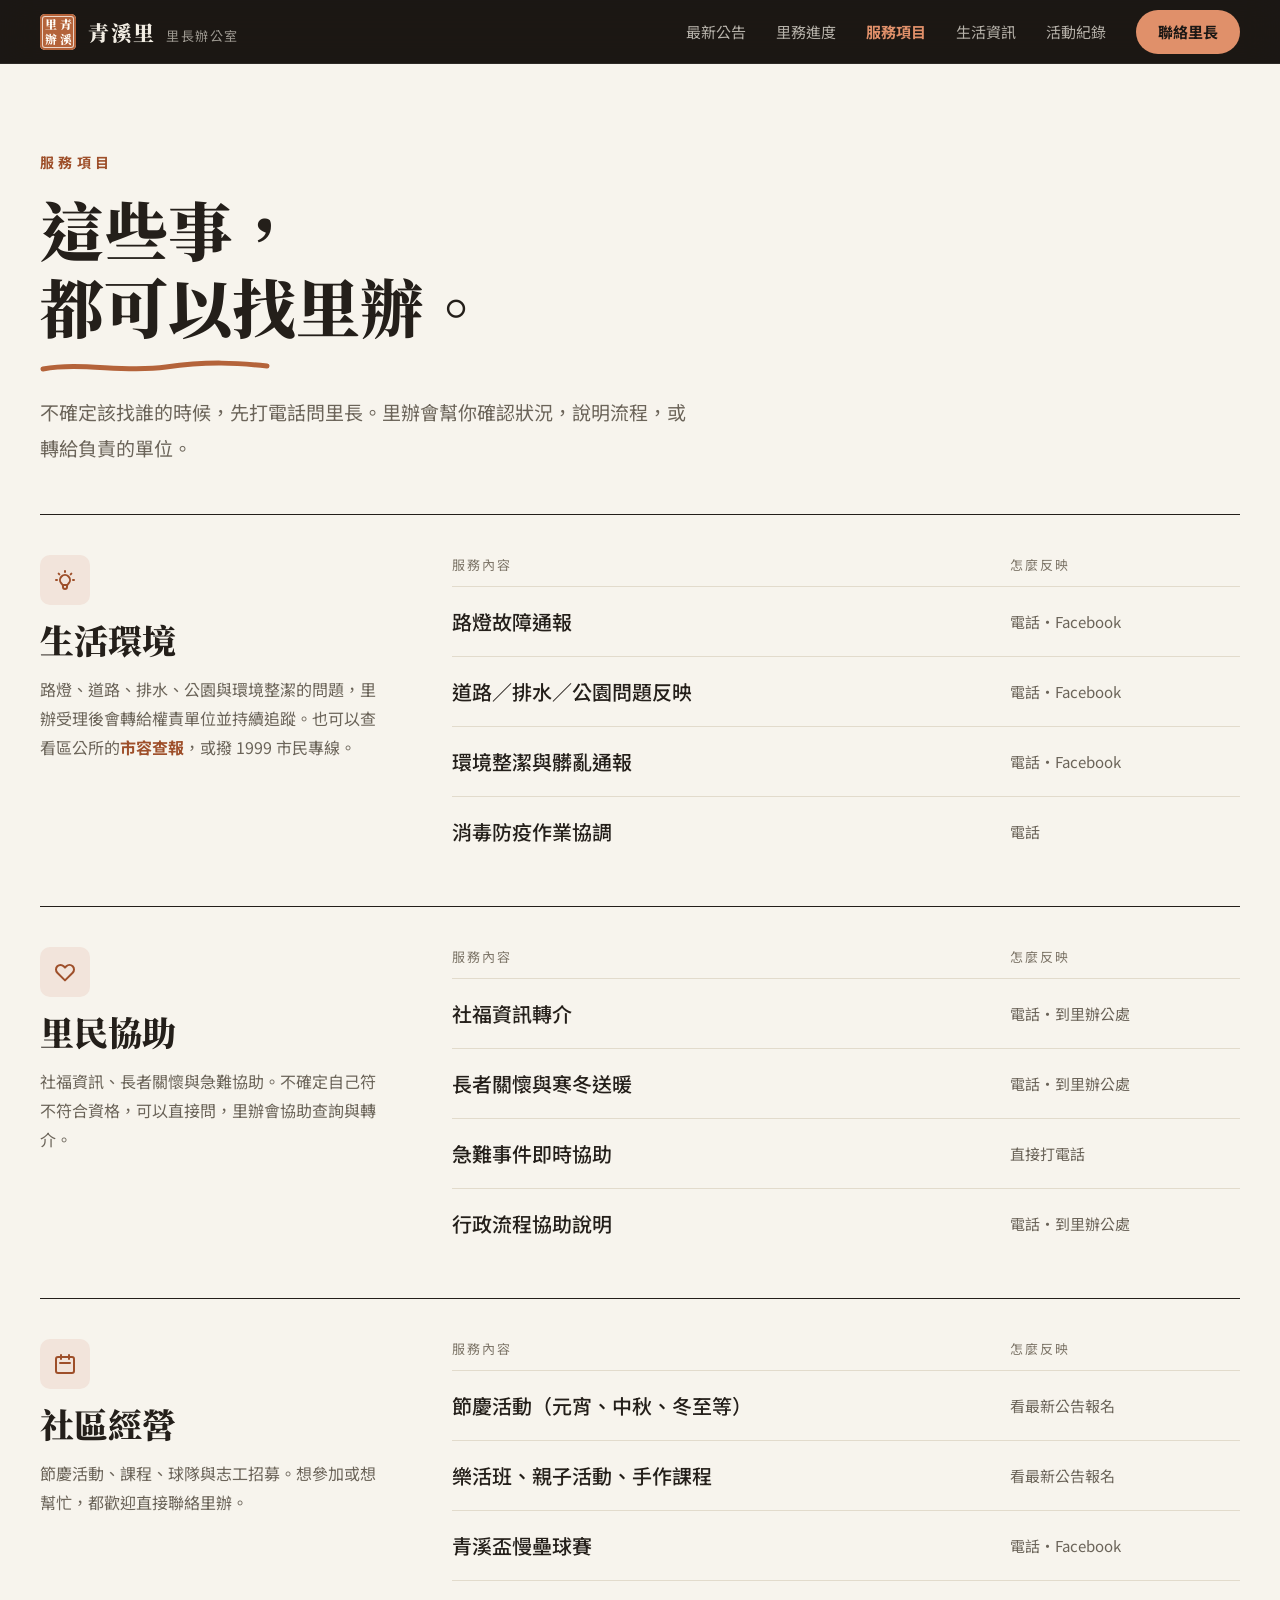
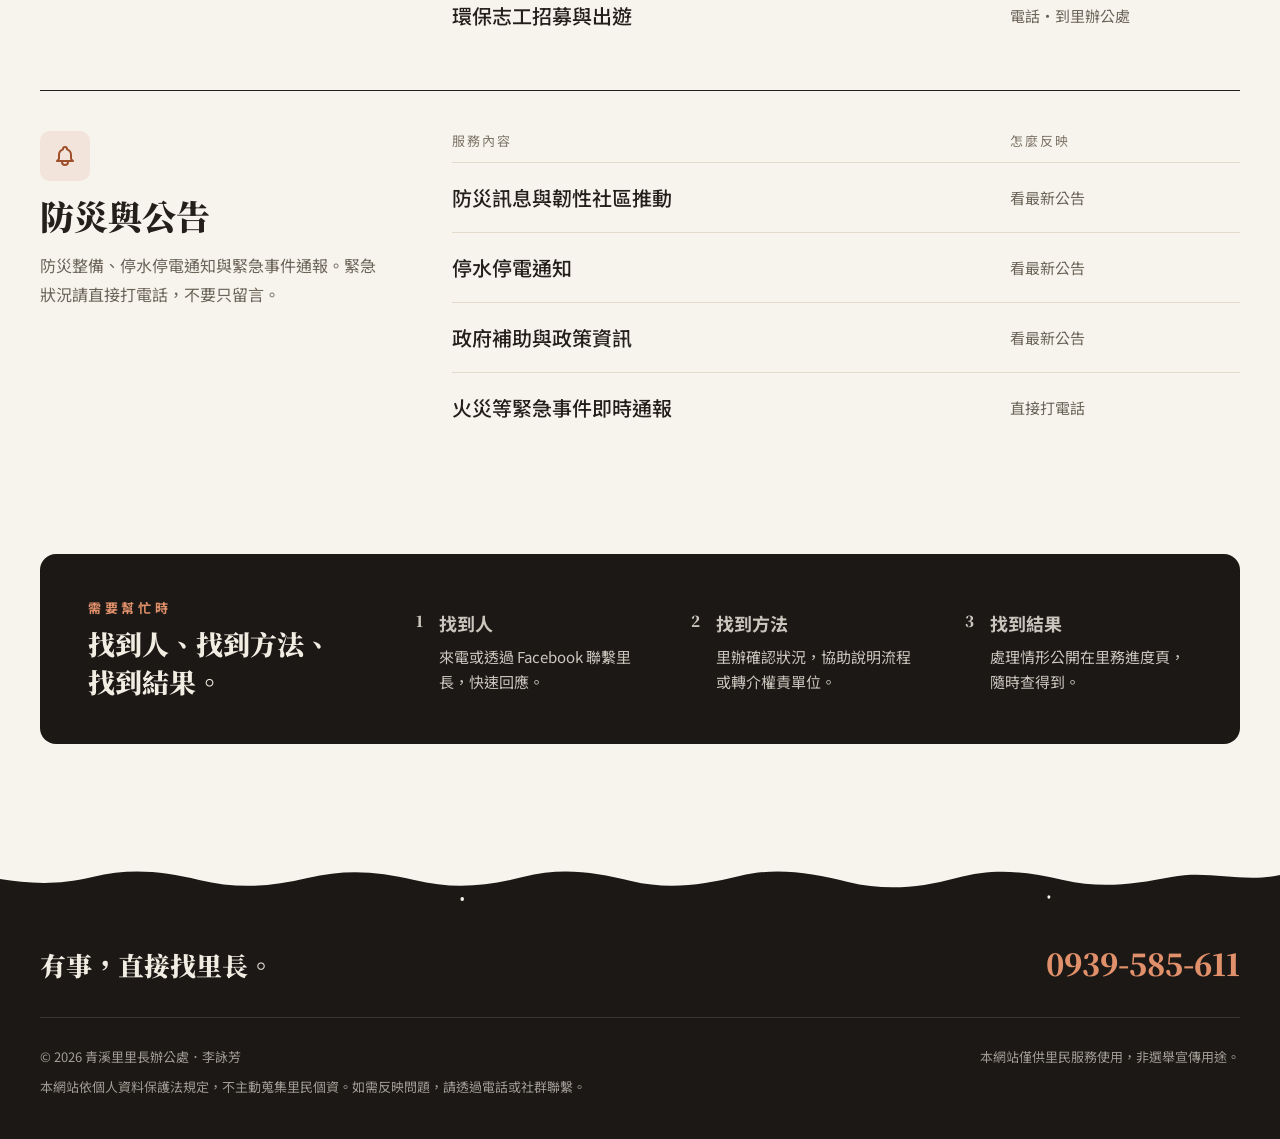
<file: services.html>
<!DOCTYPE html>
<html lang="zh-Hant">
<head>
<meta charset="UTF-8">
<meta name="viewport" content="width=device-width, initial-scale=1.0, viewport-fit=cover">
<title>服務項目｜青溪里里長辦公室</title>
<meta name="description" content="青溪里里辦公處提供的服務：生活環境、里民協助、社區經營、防災與公告。">
<meta name="theme-color" content="#1C1815">
<meta property="og:type" content="website">
<meta property="og:title" content="服務項目｜青溪里里長辦公室">
<meta property="og:description" content="青溪里里辦公處提供的服務：生活環境、里民協助、社區經營、防災與公告。">
<link rel="icon" href="assets/favicon.svg" type="image/svg+xml">
<link rel="preconnect" href="https://fonts.googleapis.com">
<link rel="preconnect" href="https://fonts.gstatic.com" crossorigin>
<link href="https://fonts.googleapis.com/css2?family=Noto+Serif+TC:wght@500;700;900&family=Noto+Sans+TC:wght@400;500;700&display=swap" rel="stylesheet">
<link rel="stylesheet" href="assets/css/site.css">
<script>(function(h){h.classList.add('js');var m=false;try{m=window.matchMedia('(prefers-reduced-motion: reduce)').matches}catch(e){}if(!m){h.classList.add('anim');setTimeout(function(){if(!window.QX_READY){h.classList.remove('anim')}},4000)}})(document.documentElement);</script>
<script src="assets/js/site.js" defer></script>
</head>
<body>
<a class="skip" href="#main">跳至主要內容</a>
<header class="site-header">
<div class="wrap">
<a class="brand" href="index.html" aria-label="青溪里里長辦公室 首頁">
<span class="seal seal-sm" aria-hidden="true"><span>里</span><span>辦</span><span>青</span><span>溪</span></span>
<span class="brand-text" aria-hidden="true"><span class="brand-name">青溪里</span><span class="brand-sub">里長辦公室</span></span>
</a>
<nav class="main-nav" aria-label="主要導覽">
<a href="news.html">最新公告</a>
<a href="progress.html">里務進度</a>
<a href="services.html" aria-current="page">服務項目</a>
<a href="life.html">生活資訊</a>
<a href="activities.html">活動紀錄</a>
<a class="btn btn-nav" href="index.html#contact">聯絡里長</a>
</nav>
<button class="menu-btn" type="button" aria-expanded="false" aria-controls="mobile-menu" aria-label="開啟選單"><span class="bars" aria-hidden="true"></span></button>
</div>
<span class="prog" aria-hidden="true"></span>
</header>
<div class="mobile-menu" id="mobile-menu" aria-hidden="true" inert>
<nav aria-label="手機導覽">
<a href="index.html">首頁<svg class="arr" width="24" height="24" viewBox="0 0 24 24" fill="none" stroke="currentColor" stroke-width="1.5" stroke-linecap="round" stroke-linejoin="round" aria-hidden="true"><path d="M5 12h14M13 6l6 6-6 6"/></svg></a>
<a href="news.html">最新公告<svg class="arr" width="24" height="24" viewBox="0 0 24 24" fill="none" stroke="currentColor" stroke-width="1.5" stroke-linecap="round" stroke-linejoin="round" aria-hidden="true"><path d="M5 12h14M13 6l6 6-6 6"/></svg></a>
<a href="progress.html">里務進度<svg class="arr" width="24" height="24" viewBox="0 0 24 24" fill="none" stroke="currentColor" stroke-width="1.5" stroke-linecap="round" stroke-linejoin="round" aria-hidden="true"><path d="M5 12h14M13 6l6 6-6 6"/></svg></a>
<a href="services.html" aria-current="page">服務項目<svg class="arr" width="24" height="24" viewBox="0 0 24 24" fill="none" stroke="currentColor" stroke-width="1.5" stroke-linecap="round" stroke-linejoin="round" aria-hidden="true"><path d="M5 12h14M13 6l6 6-6 6"/></svg></a>
<a href="life.html">生活資訊<svg class="arr" width="24" height="24" viewBox="0 0 24 24" fill="none" stroke="currentColor" stroke-width="1.5" stroke-linecap="round" stroke-linejoin="round" aria-hidden="true"><path d="M5 12h14M13 6l6 6-6 6"/></svg></a>
<a href="activities.html">活動紀錄<svg class="arr" width="24" height="24" viewBox="0 0 24 24" fill="none" stroke="currentColor" stroke-width="1.5" stroke-linecap="round" stroke-linejoin="round" aria-hidden="true"><path d="M5 12h14M13 6l6 6-6 6"/></svg></a>
</nav>
<div class="menu-call"><span>有事，直接找里長</span><a href="tel:+886939585611">0939-585-611</a></div>
</div>
<main id="main">
<section class="page-hero">
<div class="wrap">
<p class="eyebrow rv">服務項目</p>
<h1><span class="sr-only">這些事，都可以找里辦。</span><span aria-hidden="true"><span class="line"><span class="hc" style="--i: 0;">這</span><span class="hc" style="--i: 1;">些</span><span class="hc" style="--i: 2;">事</span><span class="hc" style="--i: 3;">，</span></span><span class="line"><span class="hc" style="--i: 5;">都</span><span class="hc" style="--i: 6;">可</span><span class="hc" style="--i: 7;">以</span><span class="hc" style="--i: 8;">找</span><span class="hc" style="--i: 9;">里</span><span class="hc" style="--i: 10;">辦</span><span class="hc" style="--i: 11;">。</span></span></span></h1>
<svg class="inkline" width="230" height="18" viewBox="0 0 230 18" fill="none" aria-hidden="true"><path pathLength="1" d="M3 11 C 42 4, 84 15, 126 9 S 198 5, 227 8" stroke="#B4633A" stroke-width="5" stroke-linecap="round"/></svg>
<p class="lead rv d2">不確定該找誰的時候，先打電話問里長。里辦會幫你確認狀況，說明流程，或轉給負責的單位。</p>
</div>
</section>
<section class="page-body">
<div class="wrap">
<section class="svc rv">
<div class="svc-side">
<span class="svc-icon"><svg width="24" height="24" viewBox="0 0 24 24" fill="none" stroke="currentColor" stroke-width="2" stroke-linecap="round" stroke-linejoin="round" aria-hidden="true"><path d="M9.663 17h4.673M12 3v1m6.364 1.636l-.707.707M21 12h-1M4 12H3m3.343-5.657l-.707-.707m2.828 9.9a5 5 0 117.072 0l-.548.547A3.374 3.374 0 0014 18.469V19a2 2 0 11-4 0v-.531c0-.895-.356-1.754-.988-2.386l-.548-.547z"/></svg></span>
<h2>生活環境</h2>
<p>路燈、道路、排水、公園與環境整潔的問題，里辦受理後會轉給權責單位並持續追蹤。也可以查看區公所的<a class="ul" href="https://www.zhongli.tycg.gov.tw/News_Link.aspx?n=8896&amp;sms=12740" target="_blank" rel="noopener noreferrer" style="color: var(--acc); font-weight: 700;">市容查報</a>，或撥 1999 市民專線。</p>
</div>
<div class="svc-table">
<div class="th"><span>服務內容</span><span>怎麼反映</span></div>
<div class="tr"><b>路燈故障通報</b><span>電話・Facebook</span></div>
<div class="tr"><b>道路／排水／公園問題反映</b><span>電話・Facebook</span></div>
<div class="tr"><b>環境整潔與髒亂通報</b><span>電話・Facebook</span></div>
<div class="tr"><b>消毒防疫作業協調</b><span>電話</span></div>
</div>
</section>
<section class="svc rv">
<div class="svc-side">
<span class="svc-icon"><svg width="24" height="24" viewBox="0 0 24 24" fill="none" stroke="currentColor" stroke-width="2" stroke-linecap="round" stroke-linejoin="round" aria-hidden="true"><path d="M4.318 6.318a4.5 4.5 0 000 6.364L12 20.364l7.682-7.682a4.5 4.5 0 00-6.364-6.364L12 7.636l-1.318-1.318a4.5 4.5 0 00-6.364 0z"/></svg></span>
<h2>里民協助</h2>
<p>社福資訊、長者關懷與急難協助。不確定自己符不符合資格，可以直接問，里辦會協助查詢與轉介。</p>
</div>
<div class="svc-table">
<div class="th"><span>服務內容</span><span>怎麼反映</span></div>
<div class="tr"><b>社福資訊轉介</b><span>電話・到里辦公處</span></div>
<div class="tr"><b>長者關懷與寒冬送暖</b><span>電話・到里辦公處</span></div>
<div class="tr"><b>急難事件即時協助</b><span>直接打電話</span></div>
<div class="tr"><b>行政流程協助說明</b><span>電話・到里辦公處</span></div>
</div>
</section>
<section class="svc rv">
<div class="svc-side">
<span class="svc-icon"><svg width="24" height="24" viewBox="0 0 24 24" fill="none" stroke="currentColor" stroke-width="2" stroke-linecap="round" stroke-linejoin="round" aria-hidden="true"><path d="M8 7V3m8 4V3m-9 8h10M5 21h14a2 2 0 002-2V7a2 2 0 00-2-2H5a2 2 0 00-2 2v12a2 2 0 002 2z"/></svg></span>
<h2>社區經營</h2>
<p>節慶活動、課程、球隊與志工招募。想參加或想幫忙，都歡迎直接聯絡里辦。</p>
</div>
<div class="svc-table">
<div class="th"><span>服務內容</span><span>怎麼反映</span></div>
<div class="tr"><b>節慶活動（元宵、中秋、冬至等）</b><span>看最新公告報名</span></div>
<div class="tr"><b>樂活班、親子活動、手作課程</b><span>看最新公告報名</span></div>
<div class="tr"><b>青溪盃慢壘球賽</b><span>電話・Facebook</span></div>
<div class="tr"><b>環保志工招募與出遊</b><span>電話・到里辦公處</span></div>
</div>
</section>
<section class="svc rv">
<div class="svc-side">
<span class="svc-icon"><svg width="24" height="24" viewBox="0 0 24 24" fill="none" stroke="currentColor" stroke-width="2" stroke-linecap="round" stroke-linejoin="round" aria-hidden="true"><path d="M15 17h5l-1.405-1.405A2.032 2.032 0 0118 14.158V11a6.002 6.002 0 00-4-5.659V5a2 2 0 10-4 0v.341C7.67 6.165 6 8.388 6 11v3.159c0 .538-.214 1.055-.595 1.436L4 17h5m6 0v1a3 3 0 11-6 0v-1m6 0H9"/></svg></span>
<h2>防災與公告</h2>
<p>防災整備、停水停電通知與緊急事件通報。緊急狀況請直接打電話，不要只留言。</p>
</div>
<div class="svc-table">
<div class="th"><span>服務內容</span><span>怎麼反映</span></div>
<div class="tr"><b>防災訊息與韌性社區推動</b><span>看最新公告</span></div>
<div class="tr"><b>停水停電通知</b><span>看最新公告</span></div>
<div class="tr"><b>政府補助與政策資訊</b><span>看最新公告</span></div>
<div class="tr"><b>火災等緊急事件即時通報</b><span>直接打電話</span></div>
</div>
</section>
<div class="steps rv">
<div><p class="eyebrow light" style="font-size: 13px; letter-spacing: .28em;">需要幫忙時</p><p class="h" style="margin-top: 8px;">找到人、找到方法、<br>找到結果。</p></div>
<div class="s"><span class="n">1</span><span><b>找到人</b><span>來電或透過 Facebook 聯繫里長，快速回應。</span></span></div>
<div class="s"><span class="n">2</span><span><b>找到方法</b><span>里辦確認狀況，協助說明流程或轉介權責單位。</span></span></div>
<div class="s"><span class="n">3</span><span><b>找到結果</b><span>處理情形公開在里務進度頁，隨時查得到。</span></span></div>
</div>
</div>
</section>

</main>
<footer class="page-foot">
<svg class="edge edge-paper" viewBox="0 0 1440 56" preserveAspectRatio="none" aria-hidden="true"><path d="M0,0 H1440 V22 C1398,30 1360,17 1318,24 C1276,31 1240,36 1196,27 C1152,18 1118,15 1076,25 C1034,35 996,38 954,29 C912,20 874,14 832,23 C790,32 752,37 710,28 C668,19 632,14 588,24 C544,34 508,36 466,27 C424,18 388,16 346,25 C304,34 266,36 224,27 C182,18 146,15 104,24 C62,33 30,30 0,26 Z"/><circle cx="520" cy="46" r="2.0"/><circle cx="1180" cy="44" r="1.7"/></svg>
<div class="wrap">
<div class="call"><b>有事，直接找里長。</b><a href="tel:+886939585611">0939-585-611</a></div>
<div class="top"><span>&copy; 2026 青溪里里長辦公處．李詠芳</span><span>本網站僅供里民服務使用，非選舉宣傳用途。</span></div>
<span>本網站依個人資料保護法規定，不主動蒐集里民個資。如需反映問題，請透過電話或社群聯繫。</span>
</div>
</footer>
<div class="mobile-cta">
<a class="call" href="tel:+886939585611"><svg width="20" height="20" viewBox="0 0 24 24" fill="none" stroke="currentColor" stroke-width="2" stroke-linecap="round" stroke-linejoin="round" aria-hidden="true"><path d="M3 5a2 2 0 012-2h3.28a1 1 0 01.948.684l1.498 4.493a1 1 0 01-.502 1.21l-2.257 1.13a11.042 11.042 0 005.516 5.516l1.13-2.257a1 1 0 011.21-.502l4.493 1.498a1 1 0 01.684.949V19a2 2 0 01-2 2h-1C9.716 21 3 14.284 3 6V5z"/></svg>撥打電話</a>
<a class="alt" href="news.html">最新公告</a>
</div>
</body>
</html>
</file>
<file: assets/css/site.css>
/* 青溪里里長辦公室 — 紙與墨 */
:root {
  --paper: #F7F4ED;
  --paper-2: #FBF9F3;
  --card: #FFFDF8;
  --ink: #241F1A;
  --muted: #6B6459;
  --faint: #7D7568;
  --line: #E2DBCC;
  --edge: #C9C1AE;
  --acc: #9E4F2A;        /* 紙上的赭色文字 */
  --acc-fill: #B4633A;   /* 印章、筆刷 */
  --tile: #A85A32;
  --dark: #1C1815;
  --on-dark: #F2EDE3;
  --acc-dark: #E0906A;   /* 墨底上的赭色 */
  --warn: #963116;
  --amber: #7A5410;
  --amber-mark: #A8761C;
  --serif: 'Noto Serif TC', 'Songti TC', 'PMingLiU', serif;
  --sans: 'Noto Sans TC', 'PingFang TC', 'Microsoft JhengHei', sans-serif;
  --ease: cubic-bezier(.16, .84, .24, 1);
  --header: 64px;
  --stage: calc(min(100vh, 944px) - var(--header));
  --d0: 1.75s;
}
@supports (height: 100svh) {
  :root { --stage: calc(min(100svh, 944px) - var(--header)); }
}
.nointro { --d0: .05s; }

*, *::before, *::after { box-sizing: border-box; }
html { scroll-behavior: smooth; scroll-padding-top: calc(var(--header) + 12px); }
body {
  margin: 0;
  font-family: var(--sans);
  background: var(--dark);
  color: var(--ink);
  -webkit-font-smoothing: antialiased;
  text-rendering: optimizeLegibility;
}
body.paper { background: var(--paper); }
a { color: inherit; text-decoration: none; }
h1, h2, h3, p, ul, figure, blockquote { margin: 0; padding: 0; }
ul { list-style: none; }
img { max-width: 100%; }
button { font-family: inherit; }
:focus-visible { outline: 3px solid var(--acc-dark); outline-offset: 3px; border-radius: 4px; }
.sr-only { position: absolute; width: 1px; height: 1px; padding: 0; margin: -1px; overflow: hidden; clip: rect(0 0 0 0); white-space: nowrap; border: 0; }
.skip {
  position: absolute; left: 16px; top: -60px; z-index: 300;
  padding: 12px 18px; background: var(--acc-dark); color: var(--dark); border-radius: 8px; font-weight: 700;
}
.skip:focus { top: 12px; }
.wrap { width: 100%; max-width: 1280px; margin: 0 auto; padding: 0 40px; }
.serif { font-family: var(--serif); }
.eyebrow { font-size: 14px; letter-spacing: .32em; font-weight: 700; color: var(--acc); }
.on-dark .eyebrow, .eyebrow.light { color: var(--acc-dark); }
.h-xl { font-family: var(--serif); font-weight: 900; font-size: clamp(38px, 5.2vw, 68px); line-height: 1.2; }
.h-lg { font-family: var(--serif); font-weight: 900; font-size: clamp(32px, 4vw, 48px); line-height: 1.25; }
.lead { font-size: 18px; line-height: 1.9; color: var(--muted); }

/* ───────── 導覽 ───────── */
.site-header {
  position: sticky; top: 0; z-index: 50; height: var(--header);
  background: rgba(28, 24, 21, .8);
  -webkit-backdrop-filter: saturate(160%) blur(18px);
  backdrop-filter: saturate(160%) blur(18px);
  border-bottom: 1px solid rgba(255, 255, 255, .08);
  color: var(--on-dark);
}
.site-header .wrap { height: 100%; display: flex; align-items: center; justify-content: space-between; }
.brand { display: flex; align-items: center; gap: 12px; }
.seal {
  display: grid; grid-template-columns: repeat(2, minmax(0, 1fr)); grid-template-rows: repeat(2, minmax(0, 1fr));
  grid-auto-flow: column; place-items: center;
  background: var(--acc-fill); color: var(--card);
  font-family: var(--serif); font-weight: 900; line-height: 1;
}
.seal-sm {
  width: 36px; height: 36px; padding: 3px; border-radius: 5px; font-size: 12px;
  box-shadow: inset 0 0 0 2px var(--acc-fill), inset 0 0 0 3px rgba(255, 253, 248, .75);
}
.brand-text { display: flex; align-items: baseline; gap: 10px; }
.brand-name { font-family: var(--serif); font-weight: 900; font-size: 21px; letter-spacing: .08em; }
.brand-sub { font-size: 13px; opacity: .6; letter-spacing: .12em; }
.main-nav { display: flex; align-items: center; gap: 30px; font-size: 15px; }
.main-nav a:not(.btn) { opacity: .72; transition: opacity .3s; padding: 10px 0; }
.main-nav a:not(.btn):hover, .main-nav a[aria-current="page"] { opacity: 1; }
.main-nav a[aria-current="page"] { color: var(--acc-dark); font-weight: 700; }
.prog { position: absolute; left: 0; bottom: -1px; width: 100%; height: 2px; background: var(--acc-dark); transform-origin: 0 50%; transform: scaleX(0); }
.menu-btn {
  display: none; width: 48px; height: 48px; margin-right: -10px;
  align-items: center; justify-content: center;
  background: none; border: 0; color: var(--on-dark); cursor: pointer;
}
.menu-btn .bars { position: relative; width: 24px; height: 14px; }
.menu-btn .bars::before, .menu-btn .bars::after {
  content: ''; position: absolute; left: 0; width: 100%; height: 2px; background: currentColor; border-radius: 2px;
  transition: transform .45s var(--ease), top .45s var(--ease);
}
.menu-btn .bars::before { top: 2px; }
.menu-btn .bars::after { top: 10px; }
.menu-open .menu-btn .bars::before { top: 6px; transform: rotate(45deg); }
.menu-open .menu-btn .bars::after { top: 6px; transform: rotate(-45deg); }

/* 手機選單 */
.mobile-menu {
  position: fixed; inset: var(--header) 0 0 0; z-index: 49;
  background: var(--dark); color: var(--on-dark);
  padding: 32px 24px 40px; display: flex; flex-direction: column; gap: 28px;
  overflow-y: auto;
  clip-path: circle(0% at calc(100% - 34px) -30px);
  visibility: hidden;
  transition: clip-path .7s cubic-bezier(.7, 0, .2, 1), visibility 0s linear .7s;
}
.menu-open .mobile-menu { clip-path: circle(150% at calc(100% - 34px) -30px); visibility: visible; transition: clip-path .7s cubic-bezier(.7, 0, .2, 1), visibility 0s; }
.menu-open { overflow: hidden; }
.mobile-menu nav { display: flex; flex-direction: column; }
.mobile-menu nav a {
  font-family: var(--serif); font-weight: 900; font-size: 34px; line-height: 1.3;
  padding: 14px 0; border-bottom: 1px solid rgba(255, 255, 255, .12);
  display: flex; justify-content: space-between; align-items: center;
  opacity: 0; transform: translateY(18px);
  transition: opacity .5s var(--ease), transform .6s var(--ease);
}
.mobile-menu nav a[aria-current="page"] { color: var(--acc-dark); }
.menu-open .mobile-menu nav a { opacity: 1; transform: none; }
.menu-open .mobile-menu nav a:nth-child(1) { transition-delay: .18s; }
.menu-open .mobile-menu nav a:nth-child(2) { transition-delay: .23s; }
.menu-open .mobile-menu nav a:nth-child(3) { transition-delay: .28s; }
.menu-open .mobile-menu nav a:nth-child(4) { transition-delay: .33s; }
.menu-open .mobile-menu nav a:nth-child(5) { transition-delay: .38s; }
.menu-open .mobile-menu nav a:nth-child(6) { transition-delay: .43s; }
.mobile-menu .menu-call { margin-top: auto; display: flex; flex-direction: column; gap: 6px; }
.mobile-menu .menu-call span { font-size: 14px; color: rgba(242, 237, 227, .65); letter-spacing: .12em; }
.mobile-menu .menu-call a { font-family: var(--serif); font-weight: 900; font-size: 36px; color: var(--acc-dark); }

/* 手機底部按鈕 */
.mobile-cta {
  display: none; position: fixed; left: 0; right: 0; bottom: 0; z-index: 45;
  padding: 10px 14px calc(10px + env(safe-area-inset-bottom));
  background: rgba(28, 24, 21, .92); -webkit-backdrop-filter: blur(14px); backdrop-filter: blur(14px);
  border-top: 1px solid rgba(255, 255, 255, .1);
  gap: 10px;
}
.mobile-cta a {
  flex: 1; height: 50px; border-radius: 25px; display: flex; align-items: center; justify-content: center; gap: 8px;
  font-size: 16px; font-weight: 700;
}
.mobile-cta .call { background: var(--acc-dark); color: var(--dark); }
.mobile-cta .alt { border: 1px solid rgba(242, 237, 227, .4); color: var(--on-dark); }

/* ───────── 按鈕與小元件 ───────── */
.btn {
  display: inline-flex; align-items: center; justify-content: center; gap: 12px;
  border-radius: 999px; font-weight: 700;
  transition: transform .35s var(--ease), background .3s, color .3s;
}
.btn:hover { transform: scale(1.04); }
.btn-nav { height: 44px; padding: 0 22px; background: var(--acc-dark); color: var(--dark); }
.btn-lg { height: 60px; padding: 0 32px; font-size: 18px; }
.btn-fill { background: var(--acc-dark); color: var(--dark); }
.btn-ghost { border: 1px solid rgba(242, 237, 227, .4); font-weight: 500; }
.btn-ink { background: var(--ink); color: var(--paper); }
.ul { background: linear-gradient(currentColor, currentColor) 0 100% / 0 1px no-repeat; transition: background-size .5s var(--ease); padding-bottom: 4px; }
.ul:hover { background-size: 100% 1px; }
.link-acc { color: var(--acc); font-weight: 700; font-size: 17px; }
.on-dark .link-acc { color: var(--acc-dark); }
.row { transition: padding-left .45s var(--ease); }
.row:hover { padding-left: 18px; }
.row .arr { flex-shrink: 0; opacity: .35; transition: transform .45s var(--ease), opacity .3s; }
.row:hover .arr { transform: translateX(8px); opacity: 1; }
.tag { display: inline-block; padding: 4px 11px; border-radius: 4px; font-size: 13px; font-weight: 700; }
.tag-warn { background: #F6E3DB; color: var(--warn); }
.tag-acc { background: #F2E4DB; color: var(--acc); }
.tag-amber { background: #F6EDD6; color: var(--amber); }
.tag-sage { background: #E8EDE2; color: #4A5A3E; }
.tag-grey { background: #ECE7DA; color: var(--muted); }
.mark { display: inline-flex; align-items: center; gap: 9px; font-size: 14px; font-weight: 700; white-space: nowrap; }
.mark::before { content: ''; width: 10px; height: 10px; flex-shrink: 0; }
.mark-going { color: var(--acc); }
.mark-going::before { border-radius: 5px; background: var(--acc); }
.mark-doing { color: var(--amber); }
.mark-doing::before { border-radius: 5px; border: 2px solid var(--amber-mark); }
.mark-urgent { color: var(--warn); }
.mark-urgent::before { background: var(--warn); }
.mark-done { color: var(--muted); }
.mark-done::before { width: 12px; height: 7px; border-left: 2.5px solid currentColor; border-bottom: 2.5px solid currentColor; transform: rotate(-45deg) translate(1px, -2px); }
.on-dark .mark-going { color: var(--acc-dark); }
.chips { display: flex; flex-wrap: wrap; gap: 10px; }
.chip {
  height: 46px; padding: 0 22px; border-radius: 23px; font-size: 15px; cursor: pointer;
  background: transparent; color: var(--ink); border: 1px solid var(--edge);
  transition: background .3s, color .3s, border-color .3s;
}
.chip:hover { border-color: var(--ink); }
.chip[aria-pressed="true"] { background: var(--ink); color: var(--paper); border-color: var(--ink); font-weight: 700; }

/* 紙與墨交界的筆刷邊 */
.edge { position: absolute; left: 0; top: -1px; width: 100%; height: 56px; display: block; z-index: 2; pointer-events: none; }
.edge-dark { fill: var(--dark); }
.edge-paper { fill: var(--paper); }
.edge-paper2 { fill: var(--paper-2); }

/* ───────── 捲動顯現 ───────── */
.anim .rv { opacity: 0; transform: translateY(44px); }
.anim .rv.in { opacity: 1; transform: none; transition: opacity 1s var(--ease), transform 1.1s var(--ease); }
.anim .rv-img { clip-path: inset(12% 8% 12% 8% round 28px); opacity: 0; }
.anim .rv-img.in { clip-path: inset(0 0 0 0 round 28px); opacity: 1; transform: none; transition: clip-path 1.4s var(--ease), opacity .8s ease, transform 1.1s var(--ease); }
.d1 { transition-delay: .08s !important; }
.d2 { transition-delay: .16s !important; }
.d3 { transition-delay: .24s !important; }
.hc { display: inline-block; }

/* ───────── 開場：印章落款，墨色暈開 ───────── */
.intro {
  position: fixed; inset: 0; z-index: 200; background: var(--paper);
  display: flex; align-items: center; justify-content: center; cursor: pointer;
  animation: introOut .45s ease 1.85s forwards;
}
.nointro .intro, .intro.gone { display: none; }
.intro .ink { position: absolute; inset: 0; background: var(--dark); clip-path: circle(0% at 50% 50%); animation: inkOut .9s cubic-bezier(.7, 0, .2, 1) 1s forwards; }
.seal-big {
  position: relative; width: 168px; height: 168px; padding: 16px; border-radius: 10px; font-size: 58px;
  box-shadow: inset 0 0 0 6px var(--acc-fill), inset 0 0 0 8px rgba(255, 253, 248, .85);
  animation: stamp .62s cubic-bezier(.34, 1.56, .64, 1) .15s both;
  filter: url(#stamp);
}
.seal-ring { position: absolute; width: 168px; height: 168px; border: 2px solid var(--acc-fill); border-radius: 12px; animation: ring 1s var(--ease) .52s both; }
@keyframes stamp { 0% { opacity: 0; transform: scale(1.9) rotate(-10deg); } 55% { opacity: 1; } 100% { opacity: 1; transform: scale(1) rotate(-3deg); } }
@keyframes ring { 0% { opacity: .6; transform: scale(1) rotate(-3deg); } 100% { opacity: 0; transform: scale(2.4) rotate(-3deg); } }
@keyframes inkOut { to { clip-path: circle(150% at 50% 50%); } }
@keyframes introOut { to { opacity: 0; visibility: hidden; } }

/* ───────── 首頁主視覺 ───────── */
.hero { position: relative; height: 860px; overflow: hidden; background: var(--dark); color: var(--on-dark); }
.flow-cv {
  position: absolute; inset: 0; width: 100%; height: 100%; display: block;
  -webkit-mask-image: linear-gradient(90deg, rgba(0, 0, 0, .38) 0%, rgba(0, 0, 0, .42) 36%, #000 72%);
  mask-image: linear-gradient(90deg, rgba(0, 0, 0, .38) 0%, rgba(0, 0, 0, .42) 36%, #000 72%);
}
.grain { position: absolute; inset: 0; width: 100%; height: 100%; pointer-events: none; }
.hero .grain { opacity: .07; }
.hero-inner { position: relative; height: 100%; padding-top: 96px; }
.hero-copy { position: relative; z-index: 2; display: flex; flex-direction: column; align-items: flex-start; }
.hero-eyebrow { font-size: 15px; letter-spacing: .32em; color: var(--acc-dark); }
.hero-title { margin-top: 28px; font-family: var(--serif); font-weight: 900; font-size: clamp(40px, 7.8vw, 112px); line-height: 1.14; letter-spacing: .01em; }
.hero-title .line { display: block; }
.hero-title .line-acc { color: var(--acc-dark); }
.hero-lead { text-wrap: pretty; margin-top: 20px; max-width: 540px; font-size: 21px; line-height: 1.85; color: rgba(242, 237, 227, .8); }
.hero-actions { margin-top: 40px; display: flex; align-items: center; gap: 16px; flex-wrap: wrap; }
.hero-name { margin-top: 26px; font-family: var(--serif); font-weight: 900; line-height: 1; }
.hero-name .role { display: block; font-size: 22px; letter-spacing: .3em; color: rgba(242, 237, 227, .75); margin-bottom: 16px; }
.hero-name .name { display: block; font-size: clamp(56px, 9vw, 132px); letter-spacing: .06em; }
.hero-tag { margin-top: 30px; font-family: var(--serif); font-weight: 900; font-size: clamp(24px, 2.8vw, 40px); line-height: 1.35; }
.hero-tag em { font-style: normal; color: var(--acc-dark); }
.hero-visual { position: absolute; z-index: 1; right: 40px; top: 84px; width: 520px; height: 690px; }
.hero-visual .px { position: absolute; }
.portrait { width: 400px; height: 540px; border-radius: 200px 200px 26px 26px; overflow: hidden; background: #2A2520; box-shadow: 0 50px 90px rgba(0, 0, 0, .55); }
.portrait img, .portrait-m img { width: 100%; height: 100%; object-fit: cover; object-position: 50% 22%; display: block; }
.sub-ph { display: block; width: 250px; height: 176px; object-fit: cover; border-radius: 18px; border: 4px solid var(--dark); box-shadow: 0 30px 60px rgba(0, 0, 0, .5); }
.seal-mid {
  width: 92px; height: 92px; padding: 9px; border-radius: 8px; font-size: 30px; transform: rotate(-4deg);
  box-shadow: inset 0 0 0 4px var(--acc-fill), inset 0 0 0 5.5px rgba(255, 253, 248, .85), 0 18px 40px rgba(0, 0, 0, .4);
}
.portrait-m { display: none; margin: 0; overflow: hidden; background: #2A2520; }
.scroll-cue { position: absolute; left: 40px; bottom: 36px; display: flex; align-items: center; gap: 12px; font-size: 13px; letter-spacing: .24em; color: rgba(242, 237, 227, .6); }
.float-a { animation: floatY 9s ease-in-out infinite alternate; }
.float-b { animation: floatY 11s ease-in-out -3s infinite alternate; }
.float-c { animation: floatY 13s ease-in-out -6s infinite alternate; }
@keyframes floatY { from { transform: translateY(-12px); } to { transform: translateY(12px); } }
.cue { animation: cue 2.2s ease-in-out infinite; }
@keyframes cue { 0%, 100% { transform: translateY(0); opacity: .5; } 50% { transform: translateY(10px); opacity: 1; } }
.anim .hero .hc { animation: hc 1.15s var(--ease) both; animation-delay: calc(var(--d0) + var(--i) * 55ms); }
.anim .fade { animation: fadeUp 1.2s var(--ease) both; animation-delay: calc(var(--d0) + var(--dl, 0s)); }
.anim .pfade { animation: photoIn 1.5s var(--ease) both; animation-delay: calc(var(--d0) + var(--dl, 0s)); }
@keyframes hc { from { opacity: 0; transform: translateY(.45em) rotate(5deg); filter: blur(14px); } to { opacity: 1; transform: none; filter: blur(0); } }
@keyframes fadeUp { from { opacity: 0; transform: translateY(28px); } to { opacity: 1; transform: none; } }
@keyframes photoIn { from { opacity: 0; clip-path: inset(100% 0 0 0 round 22px); transform: translateY(60px); } to { opacity: 1; clip-path: inset(0 0 0 0 round 22px); transform: none; } }
@supports (animation-timeline: scroll()) {
  .anim .hero-copy { animation: heroOut linear both; animation-timeline: scroll(root); animation-range: 0px 760px; }
  .anim .hero-visual { animation: heroPhotos linear both; animation-timeline: scroll(root); animation-range: 0px 900px; }
}
@keyframes heroOut { to { opacity: 0; transform: translateY(-90px) scale(.96); } }
@keyframes heroPhotos { to { transform: translateY(-160px); } }

/* 跑馬燈 */
.marquee { overflow: hidden; background: var(--dark); color: var(--on-dark); border-top: 1px solid rgba(255, 255, 255, .08); padding: 44px 0 72px; }
.mq { display: flex; width: max-content; animation: mq 46s linear infinite; font-family: var(--serif); font-weight: 900; font-size: 68px; line-height: 1.2; white-space: nowrap; }
.mq > span { display: flex; gap: 56px; padding-right: 56px; }
.mq .o { color: transparent; -webkit-text-stroke: 1px var(--acc-dark); }
@keyframes mq { to { transform: translateX(-50%); } }

/* ───────── 首頁：最新狀態 ───────── */
.now { position: relative; background: var(--paper); padding: 150px 0 120px; }
.now-grid { display: grid; grid-template-columns: 440px minmax(0, 1fr); column-gap: 100px; align-items: start; }
.now-side { position: sticky; top: 124px; display: flex; flex-direction: column; }
.now-side h2 { margin-top: 20px; }
.now-side .lead { margin-top: 24px; }
.stats { margin-top: 56px; display: grid; grid-template-columns: repeat(3, minmax(0, 1fr)); column-gap: 24px; }
.stat { display: flex; flex-direction: column; gap: 8px; border-top: 2px solid var(--ink); padding-top: 16px; }
.stat b { font-family: var(--serif); font-weight: 900; font-size: 84px; line-height: 1; }
.stat span { font-size: 15px; color: var(--muted); }
.list-head { font-size: 14px; letter-spacing: .24em; color: var(--faint); padding-bottom: 16px; border-bottom: 1px solid var(--ink); }
.notice-link { padding: 26px 0; border-bottom: 1px solid var(--line); display: flex; align-items: center; justify-content: space-between; gap: 32px; }
.notice-link strong { display: block; font-size: 24px; font-weight: 500; line-height: 1.45; }
.notice-link small { display: block; margin-top: 6px; font-size: 15px; color: var(--muted); }
.now-main { display: flex; flex-direction: column; }
.now-main .list-head.gap { margin-top: 72px; }
.now-main > .link-acc { margin-top: 32px; align-self: flex-start; }
.a-head .link-acc { align-self: flex-start; margin-top: 4px; }
.prog-item { padding: 28px 0; border-bottom: 1px solid var(--line); display: flex; flex-direction: column; gap: 10px; }
.prog-item h3 { font-size: 26px; font-weight: 700; line-height: 1.4; }
.prog-item p { font-size: 16px; line-height: 1.8; color: var(--muted); }
.prog-item .date { color: var(--faint); font-weight: 400; margin-left: 6px; }

/* ───────── 首頁：服務磚 ───────── */
.services { background: var(--paper-2); padding: 120px 0 150px; }
.center-head { display: flex; flex-direction: column; align-items: center; text-align: center; gap: 20px; margin-bottom: 64px; }
.tiles { display: grid; grid-template-columns: repeat(12, minmax(0, 1fr)); gap: 20px; }
.tile { position: relative; height: 460px; border-radius: 28px; overflow: hidden; color: #fff; display: block; }
.tile.s7 { grid-column: span 7; }
.tile.s5 { grid-column: span 5; }
.tile img { position: absolute; inset: 0; width: 100%; height: 100%; object-fit: cover; transition: transform 1.6s var(--ease); }
.tile:hover img { transform: scale(1.06); }
.tile .shade { position: absolute; inset: 0; background: linear-gradient(180deg, rgba(28, 24, 21, 0) 28%, rgba(28, 24, 21, .9) 100%); }
.tile .t-name { font-family: var(--serif); font-weight: 900; font-size: 44px; line-height: 1.2; }
.tile .t-bottom { position: absolute; left: 40px; right: 40px; bottom: 36px; display: flex; gap: 16px 32px; }
.tile .t-bottom.row-end { align-items: flex-end; justify-content: space-between; }
.tile .t-bottom.col { flex-direction: column; }
.tile .t-grid { display: grid; grid-template-columns: repeat(2, auto); column-gap: 28px; row-gap: 6px; font-size: 17px; line-height: 1.6; }
.tile .t-list { display: flex; flex-direction: column; gap: 4px; font-size: 17px; line-height: 1.6; }
.tile.solid { padding: 40px; display: flex; flex-direction: column; justify-content: space-between; }
.tile.clay { background: var(--tile); }
.tile.ink { background: var(--dark); color: var(--on-dark); }
.tile .lines { display: flex; flex-direction: column; font-size: 21px; line-height: 1.5; position: relative; }
.tile .lines span { padding: 14px 0; border-top: 1px solid rgba(255, 255, 255, .24); }
.tile .lines span:last-child { padding-bottom: 0; }
.tile .lines.two { display: grid; grid-template-columns: repeat(2, minmax(0, 1fr)); column-gap: 32px; }
.tile .lines.two span { border-top-color: rgba(255, 255, 255, .18); }
.tile .lines.two span:nth-last-child(-n+2) { padding-bottom: 0; }
.tile .deco { position: absolute; inset: 0; width: 100%; height: 100%; opacity: .35; }
.tile .t-name.rel { position: relative; }
.tilt { transform-style: preserve-3d; }
.glare { position: absolute; inset: 0; border-radius: inherit; pointer-events: none; opacity: 0; transition: opacity .4s; background: radial-gradient(circle at var(--gx, 50%) var(--gy, 50%), rgba(255, 253, 248, .24), rgba(255, 253, 248, 0) 46%); }
.tilt:hover .glare { opacity: 1; }

/* ───────── 首頁：「家」拼貼 ───────── */
.mosaic { position: relative; background: var(--dark); color: var(--on-dark); padding: 130px 0 110px; }
.m-stage { position: relative; }
.m-grid { display: grid; grid-template-columns: repeat(3, minmax(0, 1fr)); grid-template-rows: repeat(3, 224px); gap: 14px; width: min(1060px, 100% - 80px); margin: 0 auto; transform-origin: 50% 50%; }
.m-ph { border-radius: 14px; overflow: hidden; }
.m-ph img { width: 100%; height: 100%; object-fit: cover; display: block; }
.m-card { border-radius: 14px; background: var(--paper); color: var(--ink); padding: 0 28px; display: flex; flex-direction: column; justify-content: center; }
.m-card p { font-family: var(--serif); font-weight: 900; font-size: 19px; line-height: 1.55; }
.m-card em { font-style: normal; color: var(--acc); }
.m-cap { margin-top: 28px; text-align: center; font-size: 15px; letter-spacing: .2em; color: rgba(242, 237, 227, .72); transition: opacity .8s ease; }
.anim.wide .mosaic { padding: 0; }
.anim.wide .m-track { height: 2000px; }
.anim.wide .m-stage { position: sticky; top: var(--header); height: var(--stage); overflow: hidden; }
.anim.wide .m-grid { position: absolute; left: 50%; top: calc(50% - 20px); width: 1060px; height: 700px; grid-template-rows: repeat(3, minmax(0, 1fr)); margin: 0; transform: translate(-50%, -50%); }
.anim.wide .m-cap { position: absolute; left: 0; right: 0; bottom: 30px; margin: 0; opacity: 0; }
.anim.wide .m-ph { opacity: 0; }

/* ───────── 首頁：里長的話 ───────── */
.quote { position: relative; background: var(--dark); color: var(--on-dark); }
.q-stage { padding: 110px 0; display: flex; align-items: center; }
.q-stage .wrap { display: flex; flex-direction: column; gap: 32px; }
.q-text { font-family: var(--serif); font-weight: 700; font-size: clamp(34px, 5vw, 72px); line-height: 1.42; max-width: 1140px; }
.q-text .l { display: block; }
.qc { transition: color .5s ease; }
.qc.acc { color: var(--acc-dark); }
.q-cap { font-size: 16px; letter-spacing: .2em; color: rgba(242, 237, 227, .65); transition: opacity .8s ease; }
.anim .q-track { height: 1800px; }
.anim .q-stage { position: sticky; top: var(--header); height: var(--stage); padding: 0; }
.anim .qc { color: rgba(242, 237, 227, .13); }
.anim .qc.on { color: var(--on-dark); }
.anim .qc.acc.on { color: var(--acc-dark); }
.anim .q-cap { opacity: 0; }
.bio { display: grid; grid-template-columns: 440px minmax(0, 1fr); column-gap: 100px; align-items: center; padding-top: 40px; padding-bottom: 88px; }
.facts { display: grid; grid-template-columns: repeat(3, minmax(0, 1fr)); gap: 28px 56px; padding-bottom: 150px; }
.fact { border-top: 1px solid rgba(255, 255, 255, .2); padding-top: 22px; display: flex; flex-direction: column; gap: 12px; }
.fact b { font-family: var(--serif); font-weight: 900; font-size: 80px; line-height: 1; color: var(--acc-dark); }
.fact b small { font-size: 22px; margin-left: 8px; color: var(--on-dark); }
.fact span { font-size: 16px; line-height: 1.75; color: rgba(242, 237, 227, .78); }
.bio figure { border-radius: 28px; overflow: hidden; }
.bio figure img { width: 100%; height: 540px; object-fit: cover; object-position: 58% center; display: block; }
.bio-body { display: flex; flex-direction: column; gap: 36px; }
.bio-body .name { display: flex; flex-direction: column; gap: 10px; }
.bio-body p { font-size: 19px; line-height: 2; color: rgba(242, 237, 227, .82); }
.bio-body ul { font-size: 18px; line-height: 1.6; }
.bio-body li { padding: 16px 0; border-top: 1px solid rgba(255, 255, 255, .16); }
.bio-body li:last-child { border-bottom: 1px solid rgba(255, 255, 255, .16); }

/* ───────── 首頁：活動紀錄橫向 ───────── */
.acts { position: relative; background: var(--paper); }
.a-stage { padding: 140px 0 110px; display: flex; flex-direction: column; justify-content: center; }
.a-head { display: flex; align-items: flex-end; justify-content: space-between; gap: 40px; }
.a-head > div { display: flex; flex-direction: column; gap: 16px; }
.a-btns { display: flex; gap: 12px; }
.circle-btn { width: 56px; height: 56px; border-radius: 28px; border: 1px solid var(--ink); background: transparent; color: var(--ink); display: flex; align-items: center; justify-content: center; cursor: pointer; transition: transform .35s var(--ease); }
.circle-btn:hover { transform: scale(1.06); }
.circle-btn.solid { background: var(--ink); color: var(--paper); }
.hs {
  margin-top: 44px; display: flex; gap: 24px; overflow-x: auto; scroll-snap-type: x mandatory; scrollbar-width: none;
  padding: 0 max(40px, calc((100% - 1200px) / 2)); scroll-padding-left: max(40px, calc((100% - 1200px) / 2));
}
.hs::-webkit-scrollbar { display: none; }
.card { flex: 0 0 400px; scroll-snap-align: start; display: flex; flex-direction: column; gap: 18px; }
.card .ph { height: min(460px, 50vh); border-radius: 28px; overflow: hidden; }
.card img { width: 100%; height: 100%; object-fit: cover; display: block; transition: transform 1.4s var(--ease); }
.card:hover img { transform: scale(1.05); }
.card .meta { font-size: 14px; color: var(--faint); }
.card h3 { margin-top: 8px; font-size: 22px; font-weight: 700; line-height: 1.45; }
.a-barwrap { margin-top: 30px; display: none; }
.a-barwrap .track { height: 2px; background: var(--line); }
.a-bar { height: 2px; background: var(--acc); transform-origin: 0 50%; transform: scaleX(0); }
.a-more { margin-top: 36px; }
.anim.wide .a-stage { position: sticky; top: var(--header); height: var(--stage); padding: 44px 0 30px; overflow: hidden; }
.anim.wide .hs { overflow: visible; scroll-snap-type: none; }
.anim.wide .a-btns { visibility: hidden; }
.anim.wide .a-barwrap { display: block; }
.anim.wide .a-more { display: none; }

/* ───────── 首頁：常用連結 ───────── */
.links { background: var(--paper-2); padding: 110px 0 150px; }
.links-grid { display: grid; grid-template-columns: 340px minmax(0, 1fr); column-gap: 100px; align-items: start; }
.links-grid > div:first-child { display: flex; flex-direction: column; gap: 20px; align-items: flex-start; }
.link-list { display: grid; grid-template-columns: repeat(2, minmax(0, 1fr)); column-gap: 56px; font-size: 26px; font-weight: 500; }
.link-list a { padding: 22px 0; border-top: 1px solid var(--line); display: flex; align-items: center; justify-content: space-between; gap: 16px; }
.link-list a:nth-last-child(-n+2) { border-bottom: 1px solid var(--line); }

/* ───────── 聯絡與頁尾 ───────── */
.contact { position: relative; overflow: hidden; background: var(--dark); color: var(--on-dark); padding: 150px 0 0; }
.contact .grain { opacity: .06; }
.contact .deco { position: absolute; inset: 0; width: 100%; height: 100%; opacity: .22; }
.contact .wrap { position: relative; display: flex; flex-direction: column; }
.contact h2 { margin-top: 20px; }
.fill-t {
  margin-top: 40px; align-self: flex-start;
  font-family: var(--serif); font-weight: 900; font-size: clamp(44px, 10.4vw, 150px); line-height: 1.1;
  color: transparent; -webkit-text-stroke: 1.5px var(--acc-dark);
  background: linear-gradient(90deg, var(--acc-dark) 0 50%, rgba(224, 144, 106, 0) 50% 100%) 0 0 / 200% 100% no-repeat;
  -webkit-background-clip: text; background-clip: text;
}
.anim .fill-t { background-position: 100% 0; }
.anim .fill-t.in { background-position: 0 0; transition: background-position 1.9s cubic-bezier(.7, 0, .2, 1) .25s, opacity 1s, transform 1.1s; }
.info-grid { margin-top: 64px; display: grid; grid-template-columns: repeat(3, minmax(0, 1fr)); column-gap: 56px; row-gap: 32px; }
.info-grid > div { display: flex; flex-direction: column; gap: 10px; padding-top: 20px; border-top: 1px solid rgba(255, 255, 255, .2); }
.info-grid .k { font-size: 14px; letter-spacing: .2em; color: rgba(242, 237, 227, .65); }
.info-grid .v { font-size: 19px; line-height: 1.7; }
.info-grid a.v, .info-grid .map-link { align-self: flex-start; }
.info-grid .map-link { font-size: 16px; color: var(--acc-dark); padding-top: 6px; }
.map { margin-top: 56px; height: 380px; border-radius: 22px; overflow: hidden; border: 1px solid rgba(255, 255, 255, .12); background: #2A2520; }
.map iframe { width: 100%; height: 100%; border: 0; display: block; filter: grayscale(.35) contrast(.95); }
.warn-note { margin-top: 40px; font-size: 16px; color: #E8A98C; }
.site-foot { margin-top: 90px; padding: 28px 0 40px; border-top: 1px solid rgba(255, 255, 255, .12); display: flex; flex-direction: column; gap: 6px; font-size: 13px; line-height: 1.7; color: rgba(242, 237, 227, .62); }
.site-foot .top { display: flex; justify-content: space-between; gap: 12px 40px; flex-wrap: wrap; }
.page-foot { position: relative; background: var(--dark); color: rgba(242, 237, 227, .62); padding: 84px 0 40px; }
.page-foot .wrap { display: flex; flex-direction: column; gap: 8px; font-size: 13px; line-height: 1.7; }
.page-foot .top { display: flex; justify-content: space-between; gap: 12px 40px; flex-wrap: wrap; }
.page-foot .call { display: flex; flex-wrap: wrap; align-items: baseline; justify-content: space-between; gap: 16px; padding-bottom: 28px; margin-bottom: 20px; border-bottom: 1px solid rgba(255, 255, 255, .12); color: var(--on-dark); }
.page-foot .call b { font-family: var(--serif); font-weight: 900; font-size: 26px; }
.page-foot .call a { font-family: var(--serif); font-weight: 900; font-size: 30px; color: var(--acc-dark); }

/* ───────── 分頁共用 ───────── */
.page-hero { background: var(--paper); padding: 88px 0 48px; }
.page-hero .wrap { display: flex; flex-direction: column; gap: 18px; }
.page-hero h1 { font-family: var(--serif); font-weight: 900; font-size: clamp(40px, 5vw, 64px); line-height: 1.2; }
.page-hero h1 .line { display: block; }
.page-hero .lead { max-width: 660px; font-size: 19px; }
.inkline { display: block; margin-top: -4px; }
.anim .page-hero .hc { animation: hc 1s var(--ease) both; animation-delay: calc(.15s + var(--i) * 45ms); }
.anim .inkline path { stroke-dasharray: 1; stroke-dashoffset: 1; animation: draw 1.3s cubic-bezier(.7, 0, .2, 1) .75s forwards; }
@keyframes draw { to { stroke-dashoffset: 0; } }
.page-body { background: var(--paper); padding: 0 0 110px; }
.sub-head { display: flex; flex-direction: column; gap: 12px; margin-bottom: 28px; }
.sub-head h2 { font-family: var(--serif); font-weight: 900; font-size: clamp(28px, 3vw, 40px); line-height: 1.25; }
.sub-head .eyebrow { font-size: 13px; letter-spacing: .3em; }
.panel { padding: 32px 36px; background: var(--paper-2); border: 1px solid var(--line); border-radius: 16px; }
.note-box { padding: 18px 22px; background: var(--paper-2); border: 1px solid var(--line); border-radius: 12px; display: flex; align-items: flex-start; gap: 12px; font-size: 15px; line-height: 1.8; color: var(--muted); }
.note-box svg { flex-shrink: 0; margin-top: 3px; color: var(--acc); }
.dark-cta { padding: 36px 40px; background: var(--dark); color: var(--on-dark); border-radius: 16px; display: flex; align-items: center; justify-content: space-between; gap: 24px 40px; }
.dark-cta h3 { font-family: var(--serif); font-weight: 900; font-size: 30px; line-height: 1.3; }
.dark-cta p { margin-top: 10px; font-size: 17px; line-height: 1.8; color: rgba(242, 237, 227, .8); }
.dark-cta .btn { flex-shrink: 0; }
.section-gap { margin-top: 80px; }
[hidden] { display: none !important; }

/* 最新公告 */
.empty { padding: 44px 40px; text-align: left; display: flex; align-items: center; justify-content: space-between; gap: 24px 40px; }
.empty h3 { font-family: var(--serif); font-weight: 900; font-size: 28px; line-height: 1.35; }
.empty p { margin-top: 8px; font-size: 17px; line-height: 1.8; color: var(--muted); }
.news-item { padding: 30px 0; border-bottom: 1px solid var(--line); display: grid; grid-template-columns: minmax(0, 1fr) 190px; column-gap: 48px; align-items: center; }
.news-item .meta { display: flex; align-items: center; gap: 10px; flex-wrap: wrap; font-size: 13px; color: var(--muted); }
.news-item h3 { margin-top: 12px; font-size: 25px; font-weight: 500; line-height: 1.45; }
.news-item p { margin-top: 10px; font-size: 16px; line-height: 1.75; color: var(--muted); }
.news-item .when { display: flex; align-items: center; justify-content: flex-end; gap: 18px; font-size: 15px; color: var(--muted); }
.tag-up { background: var(--acc-fill); color: #fff; }
.done-note { font-size: 13px; color: var(--faint); }
.up-list .news-item:first-child { border-top: 1px solid var(--ink); }
.up-list .news-item h3 { font-size: 28px; font-weight: 700; }
.up-list .news-item .when { font-family: var(--serif); font-weight: 900; font-size: 20px; color: var(--acc); }
.ext-list a { padding: 26px 0; border-bottom: 1px solid var(--line); display: grid; grid-template-columns: 180px minmax(0, 1fr) auto; column-gap: 32px; align-items: center; }
.ext-list a:first-child { border-top: 1px solid var(--ink); }
.ext-list .src { font-size: 14px; color: var(--faint); letter-spacing: .08em; }
.ext-list strong { font-size: 23px; font-weight: 500; line-height: 1.45; }
.ext-list small { display: block; margin-top: 6px; font-size: 15px; color: var(--muted); font-weight: 400; }

/* 里務進度 */
.stats-4 { display: grid; grid-template-columns: repeat(3, minmax(0, 1fr)); column-gap: 28px; margin-bottom: 56px; }
.stats-4 .stat b { font-size: 76px; }
.case { margin-top: 40px; }
.case .top { display: flex; align-items: center; gap: 14px; margin-bottom: 8px; flex-wrap: wrap; }
.case .top small { font-size: 14px; color: var(--faint); }
.case h3 { font-size: 28px; font-weight: 700; line-height: 1.4; margin-bottom: 10px; }
.case > p { font-size: 16px; line-height: 1.8; color: var(--muted); margin-bottom: 32px; }
.timeline { position: relative; display: grid; grid-template-columns: repeat(4, minmax(0, 1fr)); column-gap: 20px; }
.timeline::before { content: ''; position: absolute; left: 7px; right: 7px; top: 7px; height: 1px; background: var(--line); }
.timeline li { position: relative; display: flex; flex-direction: column; gap: 10px; }
.timeline .dot { width: 15px; height: 15px; border-radius: 8px; background: var(--acc); display: flex; align-items: center; justify-content: center; }
.timeline li b { font-size: 16px; }
.timeline li span { font-size: 14px; line-height: 1.7; color: var(--faint); }
.p-row { padding: 28px 0; border-bottom: 1px solid var(--line); display: grid; grid-template-columns: 170px minmax(0, 1fr) 110px; column-gap: 40px; align-items: start; }
.p-row .mark { padding-top: 6px; }
.p-row h3 { font-size: 24px; font-weight: 700; line-height: 1.4; }
.p-row p { margin-top: 8px; font-size: 16px; line-height: 1.8; color: var(--muted); }
.p-row small { display: block; margin-top: 8px; font-size: 13px; color: var(--faint); }
.p-row .when { font-size: 15px; color: var(--muted); text-align: right; padding-top: 4px; }

/* 服務項目 */
.svc { padding: 40px 0; border-top: 1px solid var(--ink); display: grid; grid-template-columns: 340px minmax(0, 1fr); column-gap: 72px; align-items: start; }
.svc-side { display: flex; flex-direction: column; gap: 14px; }
.svc-icon { width: 50px; height: 50px; background: #F2E4DB; color: var(--acc); border-radius: 10px; display: flex; align-items: center; justify-content: center; }
.svc-side h2 { font-family: var(--serif); font-weight: 900; font-size: 34px; line-height: 1.25; }
.svc-side p { font-size: 16px; line-height: 1.8; color: var(--muted); }
.svc-table .th, .svc-table .tr { display: grid; grid-template-columns: minmax(0, 1fr) 230px; column-gap: 32px; align-items: center; }
.svc-table .th { padding-bottom: 12px; border-bottom: 1px solid var(--line); font-size: 13px; letter-spacing: .16em; color: var(--faint); }
.svc-table .tr { padding: 20px 0; border-bottom: 1px solid var(--line); }
.svc-table .tr:last-child { border-bottom: 0; }
.svc-table .tr b { font-size: 20px; font-weight: 500; }
.svc-table .tr span { font-size: 15px; color: var(--muted); }
.steps { margin-top: 72px; padding: 44px 48px; background: var(--dark); color: var(--on-dark); border-radius: 16px; display: grid; grid-template-columns: 280px repeat(3, minmax(0, 1fr)); column-gap: 48px; row-gap: 28px; align-items: center; }
.steps .h { font-family: var(--serif); font-weight: 900; font-size: 27px; line-height: 1.4; }
.steps .s { display: flex; gap: 16px; align-items: flex-start; }
.steps .n { font-family: var(--serif); font-weight: 900; font-size: 42px; line-height: 1; color: var(--acc-dark); }
.steps .s b { display: block; font-size: 18px; }
.steps .s span { display: block; margin-top: 5px; font-size: 15px; line-height: 1.7; color: rgba(242, 237, 227, .82); }

/* 生活資訊 */
.pending { padding: 40px 44px; display: grid; grid-template-columns: minmax(0, 1fr) auto; gap: 24px 40px; align-items: center; }
.pending h3 { font-family: var(--serif); font-weight: 900; font-size: 30px; line-height: 1.35; }
.pending p { margin-top: 10px; font-size: 17px; line-height: 1.85; color: var(--muted); }
.place-grid { display: grid; grid-template-columns: repeat(3, minmax(0, 1fr)); gap: 24px; }
.place { padding: 30px 32px; background: var(--paper-2); border: 1px solid var(--line); border-radius: 16px; display: flex; flex-direction: column; gap: 10px; }
.place h3 { font-family: var(--serif); font-weight: 900; font-size: 24px; line-height: 1.3; }
.place p { font-size: 16px; line-height: 1.8; color: var(--muted); }
.place a { margin-top: 6px; align-self: flex-start; font-size: 15px; font-weight: 700; color: var(--acc); }
.link-list.small { font-size: 22px; }

/* 活動紀錄頁 */
.act-list { display: flex; flex-direction: column; gap: 96px; }
.act { display: grid; grid-template-columns: minmax(0, 1fr) minmax(0, 1fr); column-gap: 72px; align-items: center; }
.act:nth-child(even) .act-ph { order: 2; }
.act-ph { border-radius: 28px; overflow: hidden; aspect-ratio: 4 / 3; background: var(--line); }
.act-ph img { width: 100%; height: 100%; object-fit: cover; display: block; }
.act-text { grid-template-columns: minmax(0, 1fr); max-width: 860px; padding: 36px 40px; background: var(--paper-2); border: 1px solid var(--line); border-radius: 22px; }
.act-body .meta { display: flex; align-items: center; gap: 12px; font-size: 14px; color: var(--faint); }
.act-body h2 { margin-top: 16px; font-family: var(--serif); font-weight: 900; font-size: clamp(26px, 2.6vw, 34px); line-height: 1.35; }
.act-body p { margin-top: 18px; font-size: 17px; line-height: 2; color: var(--muted); }

/* ───────── 平板 ───────── */
/* 垃圾車 */
.trash { display: grid; grid-template-columns: minmax(0, 1fr) minmax(0, 1fr); gap: 40px; align-items: stretch; }
.trash-info { display: flex; flex-direction: column; gap: 22px; }
.trash-days { display: flex; flex-wrap: wrap; align-items: baseline; gap: 6px 14px; padding: 20px 24px; background: var(--paper-2); border: 1px solid var(--line); border-radius: 14px; }
.trash-days .k { font-size: 13px; letter-spacing: .2em; color: var(--faint); }
.trash-days b { font-family: var(--serif); font-weight: 900; font-size: 24px; }
.trash-days .note { font-size: 14px; color: var(--muted); }
.trash-table .th, .trash-table .tr { grid-template-columns: minmax(0, 1fr) auto; }
.trash-table .tr b { display: flex; align-items: center; gap: 12px; font-size: 18px; }
.trash-table .tr .t { font-family: var(--serif); font-size: 22px; font-weight: 700; color: var(--ink); font-variant-numeric: tabular-nums; }
.stop-no { flex: none; width: 26px; height: 26px; border-radius: 50%; background: var(--acc-fill); color: #FFFDF8; font-size: 13px; font-weight: 700; display: inline-flex; align-items: center; justify-content: center; }
.trash-table .tr .stop-no { color: #FFFDF8; font-size: 13px; text-align: center; }
.trash-note, .trash-src { font-size: 15px; line-height: 1.8; color: var(--muted); }
.trash-src { font-size: 13px; color: var(--faint); }
.trash-miss { display: flex; flex-direction: column; gap: 4px; padding: 16px 20px; border-left: 3px solid var(--acc); background: var(--paper-2); }
.trash-miss b { font-size: 16px; }
.trash-miss span { font-size: 15px; color: var(--muted); }
.trash-actions { display: flex; flex-wrap: wrap; align-items: center; gap: 14px 22px; }
.trash-app { font-size: 14px; color: var(--muted); }
.trash-map { min-height: 440px; border-radius: 16px; border: 1px solid var(--line); overflow: hidden; background: var(--paper-2); z-index: 0; }
.stop-pin span { width: 30px; height: 30px; border-radius: 50%; background: var(--acc-fill); color: #FFFDF8; border: 2px solid #FFFDF8; box-shadow: 0 2px 8px rgba(36, 31, 26, .35); font: 700 14px/26px var(--sans); display: block; text-align: center; }
.trash-map .leaflet-popup-content { font-family: var(--sans); font-size: 14px; line-height: 1.6; }

@media (max-width: 1180px) {
  .hero-visual { display: none; }
  .hero-id { display: grid; grid-template-columns: minmax(0, 1fr) 210px; column-gap: 24px; align-items: end; }
  .portrait-m { display: block; width: 210px; height: 280px; border-radius: 105px 105px 18px 18px; box-shadow: 0 30px 60px rgba(0, 0, 0, .45); }
  .main-nav { gap: 22px; }
  .now-grid { grid-template-columns: 360px minmax(0, 1fr); column-gap: 64px; }
  .bio { grid-template-columns: 360px minmax(0, 1fr); column-gap: 64px; }
  .links-grid { grid-template-columns: 280px minmax(0, 1fr); column-gap: 64px; }
  .steps { grid-template-columns: repeat(3, minmax(0, 1fr)); }
  .steps > div:first-child { grid-column: 1 / -1; }
}

/* ───────── 手機 ───────── */
@media (max-width: 899px) {
  :root { --header: 60px; }
  .wrap { padding: 0 20px; }
  .main-nav { display: none; }
  .menu-btn { display: flex; }
  .mobile-cta { display: flex; }
  body { padding-bottom: calc(70px + env(safe-area-inset-bottom)); }
  .brand-name { font-size: 19px; }
  .h-xl { font-size: clamp(32px, 8.4vw, 44px); }

  .hero { height: auto; min-height: calc(100vh - var(--header)); padding-bottom: 96px; }
  @supports (height: 100svh) { .hero { min-height: calc(100svh - var(--header)); } }
  .hero-inner { padding-top: 36px; }
  .hero-eyebrow { font-size: 12px; letter-spacing: .2em; }
  .hero-id { grid-template-columns: minmax(0, 1fr) 146px; column-gap: 14px; margin-top: 18px; }
  .hero-name { margin-top: 0; }
  .hero-name .role { font-size: 14px; letter-spacing: .24em; margin-bottom: 10px; }
  .hero-name .name { font-size: clamp(46px, 14vw, 64px); letter-spacing: .04em; }
  .portrait-m { width: 146px; height: 194px; border-radius: 73px 73px 14px 14px; }
  .hero-tag { margin-top: 24px; font-size: clamp(22px, 6.6vw, 30px); }
  .hero-lead { margin-top: 12px; font-size: 16px; line-height: 1.8; }
  .hero-actions { margin-top: 24px; width: 100%; gap: 10px; }
  .hero-actions .btn { width: 100%; height: 56px; font-size: 17px; }
  .scroll-cue { display: none; }

  .marquee { padding: 28px 0 52px; }
  .mq { font-size: 40px; }
  .mq > span { gap: 32px; padding-right: 32px; }

  .now { padding: 100px 0 80px; }
  .now-grid { grid-template-columns: minmax(0, 1fr); row-gap: 56px; }
  .now-side { position: static; }
  .stats { margin-top: 36px; column-gap: 14px; }
  .stat b { font-size: 56px; }
  .stat span { font-size: 13px; }
  .notice-link strong { font-size: 20px; }
  .prog-item h3 { font-size: 21px; }

  .services { padding: 80px 0 110px; }
  .center-head { margin-bottom: 40px; }
  .tiles { grid-template-columns: minmax(0, 1fr); gap: 14px; }
  .tile.s7, .tile.s5 { grid-column: auto; }
  .tile { height: 400px; border-radius: 22px; }
  .tile.solid { height: auto; padding: 28px; gap: 28px; }
  .tile .t-name { font-size: 34px; }
  .tile .t-bottom { left: 24px; right: 24px; bottom: 24px; }
  .tile .t-bottom.row-end { flex-direction: column; align-items: flex-start; }
  .tile .t-grid { grid-template-columns: minmax(0, 1fr); font-size: 16px; }
  .tile .t-list { font-size: 16px; }
  .tile .lines { font-size: 18px; }
  .tile .lines.two { grid-template-columns: minmax(0, 1fr); }
  .tile .lines.two span:nth-last-child(2) { padding-bottom: 14px; }

  .mosaic { padding: 100px 0 80px; }
  .m-grid { grid-template-columns: repeat(2, minmax(0, 1fr)); grid-template-rows: none; grid-auto-rows: 150px; gap: 10px; width: calc(100% - 40px); }
  .m-card { grid-column: 1 / -1; order: -1; padding: 30px 24px; }
  .m-card p { font-size: 24px; }

  .q-stage { padding: 80px 0; }
  .q-text { font-size: 7.4vw; }
  .anim .q-track { height: 1300px; }
  .bio { grid-template-columns: minmax(0, 1fr); row-gap: 36px; padding-top: 10px; padding-bottom: 100px; }
  .bio figure img { height: 400px; }
  .bio { padding-bottom: 56px; }
  .facts { grid-template-columns: minmax(0, 1fr); gap: 20px; padding-bottom: 100px; }
  .fact b { font-size: 60px; }
  .up-list .news-item h3 { font-size: 22px; }
  .act-text { padding: 26px 22px; }
  .bio-body { gap: 24px; }
  .bio-body p { font-size: 17px; }
  .bio-body ul { font-size: 16px; }

  .a-stage { padding: 100px 0 80px; }
  .a-btns { display: none; }
  .hs { gap: 14px; padding: 0 20px; scroll-padding-left: 20px; margin-top: 32px; }
  .card { flex-basis: 78vw; }
  .card .ph { height: 104vw; max-height: 460px; border-radius: 22px; }
  .card h3 { font-size: 19px; }
  .a-more { padding: 0 20px; }

  .links { padding: 80px 0 110px; }
  .links-grid { grid-template-columns: minmax(0, 1fr); row-gap: 32px; }
  .link-list, .link-list.small { grid-template-columns: minmax(0, 1fr); font-size: 20px; }
  .link-list a:nth-last-child(2) { border-bottom: 0; }

  .contact { padding-top: 110px; }
  .info-grid { grid-template-columns: minmax(0, 1fr); margin-top: 44px; row-gap: 20px; }
  .map { height: 280px; margin-top: 40px; }
  .site-foot { margin-top: 64px; }

  .page-hero { padding: 56px 0 36px; }
  .page-hero .lead { font-size: 17px; }
  .page-body { padding-bottom: 80px; }
  .panel { padding: 24px 22px; }
  .empty, .pending { padding: 28px 24px; flex-direction: column; align-items: flex-start; grid-template-columns: minmax(0, 1fr); }
  .empty h3, .pending h3 { font-size: 23px; }
  .dark-cta { padding: 28px 24px; flex-direction: column; align-items: flex-start; }
  .dark-cta h3 { font-size: 25px; }
  .dark-cta .btn { width: 100%; }
  .section-gap { margin-top: 56px; }
  .news-item { grid-template-columns: minmax(0, 1fr); row-gap: 12px; }
  .news-item h3 { font-size: 21px; }
  .news-item .when { justify-content: flex-start; }
  .ext-list a { grid-template-columns: minmax(0, 1fr) auto; row-gap: 6px; }
  .ext-list .src { grid-column: 1 / -1; }
  .ext-list strong { font-size: 19px; }
  .stats-4 { column-gap: 14px; margin-bottom: 36px; }
  .stats-4 .stat b { font-size: 52px; }
  .case h3 { font-size: 22px; }
  .timeline { grid-template-columns: minmax(0, 1fr); row-gap: 22px; }
  .timeline::before { left: 7px; right: auto; top: 7px; bottom: 7px; width: 1px; height: auto; }
  .timeline li { padding-left: 32px; }
  .timeline .dot { position: absolute; left: 0; top: 3px; }
  .p-row { grid-template-columns: minmax(0, 1fr); row-gap: 10px; }
  .p-row .mark { padding-top: 0; }
  .p-row h3 { font-size: 20px; }
  .p-row .when { text-align: left; padding-top: 0; order: -1; font-size: 13px; }
  .svc { grid-template-columns: minmax(0, 1fr); row-gap: 24px; padding: 32px 0; }
  .svc-side h2 { font-size: 28px; }
  .svc-table .th, .svc-table .tr { grid-template-columns: minmax(0, 1fr) auto; column-gap: 16px; }
  .svc-table .tr b { font-size: 17px; }
  .svc-table .tr span { font-size: 13px; text-align: right; }
  .steps { grid-template-columns: minmax(0, 1fr); padding: 30px 24px; margin-top: 56px; }
  .place-grid { grid-template-columns: minmax(0, 1fr); gap: 14px; }
  .trash { grid-template-columns: minmax(0, 1fr); gap: 24px; }
  .trash-map { min-height: 320px; order: -1; }
  .trash-days b { font-size: 20px; }
  .trash-table .tr b { font-size: 16px; }
  .place { padding: 24px 22px; }
  .act-list { gap: 64px; }
  .act { grid-template-columns: minmax(0, 1fr); row-gap: 22px; }
  .act:nth-child(even) .act-ph { order: 0; }
  .act-ph { border-radius: 20px; }
  .act-body p { font-size: 16px; line-height: 1.9; }
  .page-foot .call b { font-size: 22px; }
}

@media (prefers-reduced-motion: reduce) {
  html { scroll-behavior: auto; }
  .intro { display: none; }
  .float-a, .float-b, .float-c, .cue, .mq { animation: none; }
  .mobile-menu, .mobile-menu nav a { transition: none; }
}
</file>
